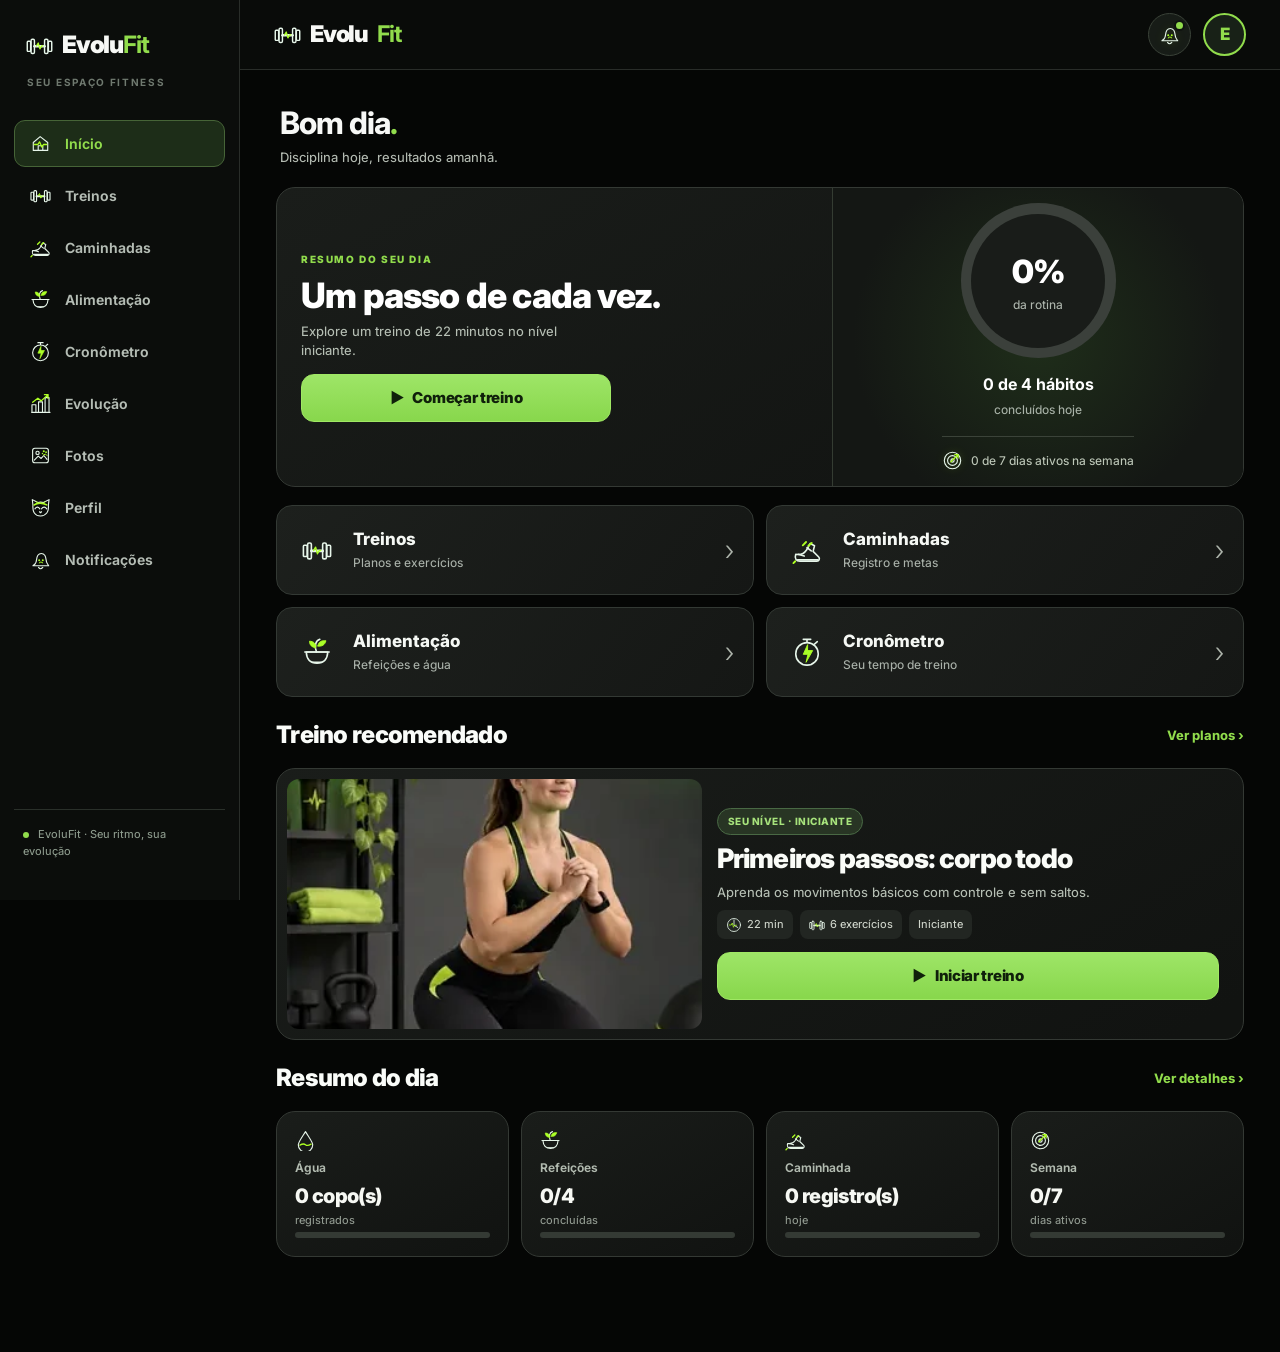
<file: index.html>
<!doctype html>
<html lang="pt-BR">
<head>
  <meta charset="utf-8">
  <meta name="viewport" content="width=device-width,initial-scale=1,viewport-fit=cover">
  <meta name="theme-color" content="#000000">
  <meta name="description" content="EvoluFit — treinos em casa, caminhadas, alimentação e evolução no seu ritmo.">
  <title>EvoluFit — Sua evolução, seu ritmo</title>
  <link rel="manifest" href="manifest.webmanifest">
  <link rel="icon" href="assets/evolufit-symbol-amoled.svg" type="image/svg+xml">
  <link rel="apple-touch-icon" href="assets/evolufit-gatinho-hd.webp?v=5">
  <link rel="stylesheet" href="styles.css">
  <link rel="stylesheet" href="theme-neon.css">
  <link rel="stylesheet" href="mission-ui.css">
  <link rel="stylesheet" href="responsive.css">
  <link rel="stylesheet" href="premium.css">
  <script src="ef-icons.js" defer></script>
  <script src="app.js" defer></script>
  <script src="workout-library.js" defer></script>
  <script src="mission-ui.js" defer></script>
  <script src="premium-app.js" defer></script>
  <script src="migration-helper.js" defer></script>
</head>
<body>
  <div class="shell">
    <aside id="sidebar" class="sidebar"></aside>
    <div class="bodyarea">
      <header id="topbar" class="topbar"></header>
      <main id="main" class="main" tabindex="-1"></main>
    </div>
  </div>
  <div id="menu-overlay" class="ef-menu-backdrop" data-action="close-menu" aria-hidden="true"></div>
  <nav id="bottomnav" class="bottomnav" aria-label="Menu rápido"></nav>
  <div id="toast" class="toast" role="status" aria-live="polite"></div>
  <div id="modal" class="modal" hidden></div>
  <script>if('serviceWorker' in navigator && location.protocol === 'https:') navigator.serviceWorker.register('./sw.js').catch(()=>{});</script>
</body>
</html>
</file>
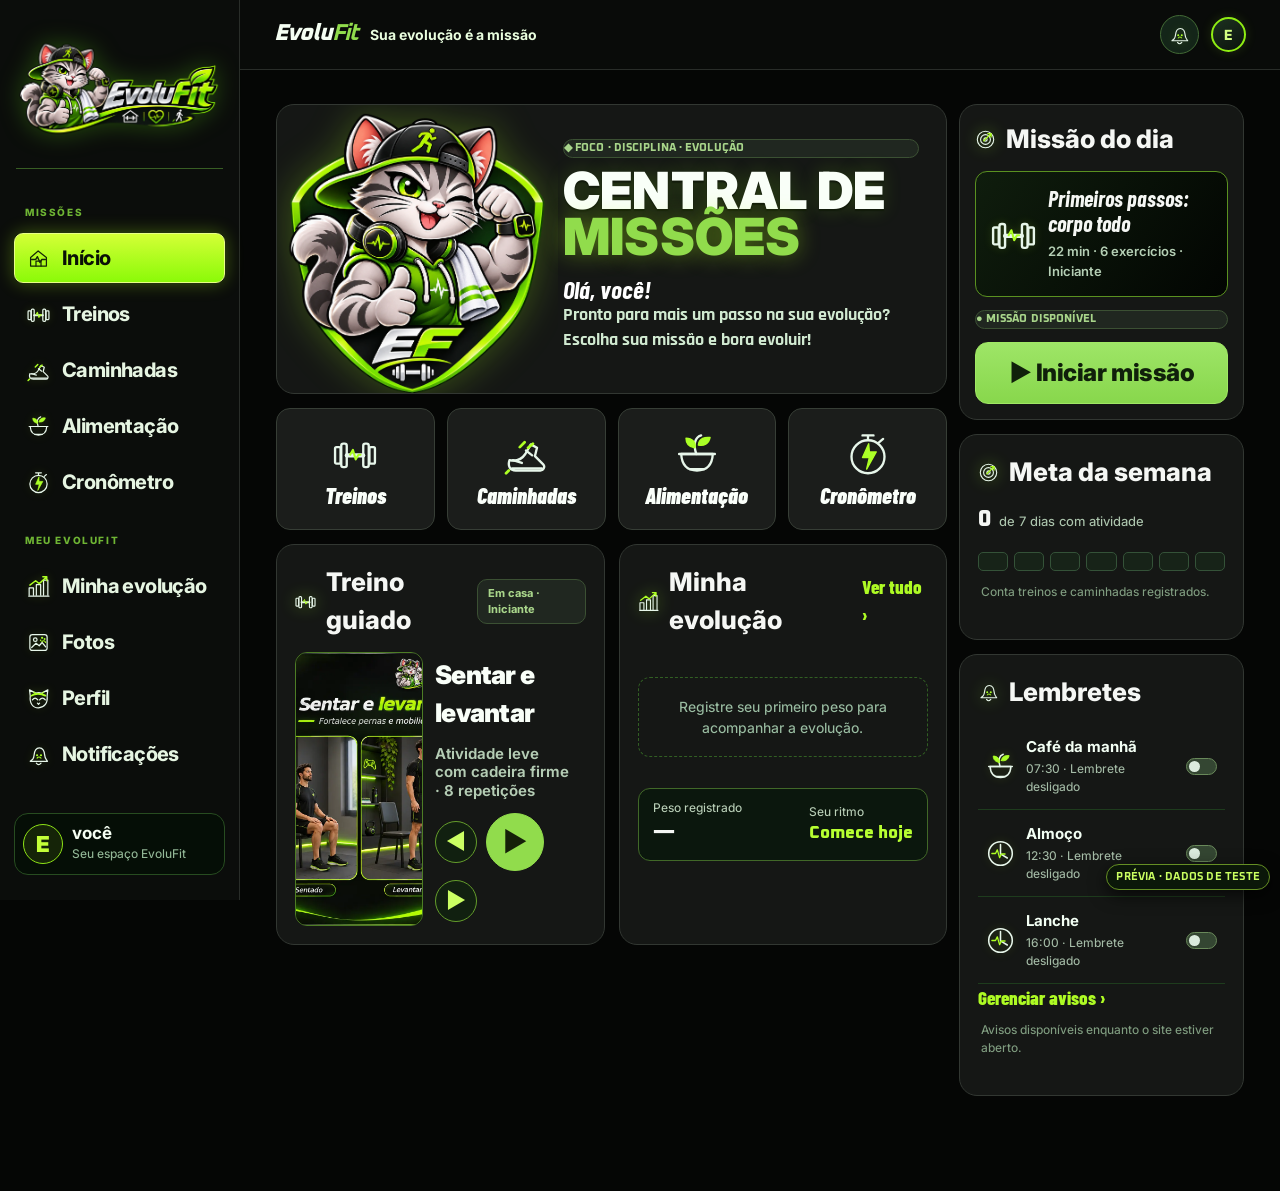
<file: organizar/index.html>
<!doctype html>
<html lang="pt-BR">
<head>
  <meta charset="utf-8">
  <meta name="viewport" content="width=device-width,initial-scale=1,viewport-fit=cover">
  <meta name="theme-color" content="#000000">
  <meta name="description" content="Prévia da organização interna do EvoluFit, sem alterar seus registros reais.">
  <title>EvoluFit — Prévia de organização</title>
  <base href="../">
  <link rel="manifest" href="organizar/manifest.webmanifest">
  <link rel="icon" type="image/svg+xml" href="assets/evolufit-symbol-amoled.svg">
  <link rel="stylesheet" href="styles.css">
  <link rel="stylesheet" href="theme-neon.css">
  <link rel="stylesheet" href="mission-ui.css">
  <link rel="stylesheet" href="organizar/organize-ui.css">
  <link rel="stylesheet" href="responsive.css">
  <link rel="stylesheet" href="premium.css">
  <script src="ef-icons.js" defer></script>
  <script src="organizar/app.js" defer></script>
  <script src="workout-library.js" defer></script>
  <script src="mission-ui.js" defer></script>
  <script src="organizar/organize-ui.js" defer></script>
  <style>
    .eforg-preview-marker{position:fixed;z-index:60;right:10px;bottom:calc(75px + env(safe-area-inset-bottom));font:700 11px "Oxanium",sans-serif;letter-spacing:.2px;background:#0b1709;border:1px solid #658f24;border-radius:999px;padding:5px 9px;color:#caff61;box-shadow:0 5px 17px #000a}
    @media(min-width:761px){.eforg-preview-marker{bottom:10px}}
  </style>
</head>
<body>
  <div class="shell">
    <aside id="sidebar" class="sidebar"></aside>
    <div class="bodyarea">
      <header id="topbar" class="topbar"></header>
      <main id="main" class="main" tabindex="-1"></main>
    </div>
  </div>
  <div id="menu-overlay" class="ef-menu-backdrop" data-action="close-menu" aria-hidden="true"></div>
  <nav id="bottomnav" class="bottomnav" aria-label="Menu rápido"></nav>
  <div id="toast" class="toast" role="status" aria-live="polite"></div>
  <div id="modal" class="modal" hidden></div>
  <div class="eforg-preview-marker">PRÉVIA · DADOS DE TESTE</div>
  <script>
  // Prevent the base URL from taking preview navigation back to the published site.
  document.addEventListener('click', function(event) {
    var link=event.target.closest('a[href^="#"]');
    if(!link) return;
    event.preventDefault();
    var hash=link.getAttribute('href');
    if(hash && hash !== '#' && location.hash !== hash) location.hash=hash;
    else if(hash && hash !== '#') dispatchEvent(new HashChangeEvent('hashchange'));
  },true);
  </script>
  <script>
    if ("serviceWorker" in navigator && location.protocol === "https:") {
      navigator.serviceWorker.register("organizar/sw.js").catch(()=>{});
    }
  </script>
</body>
</html>
</file>
<file: styles.css>
:root{--green:#16a34a;--dark:#14532d;--lime:#d9f99d;--mint:#f0fdf4;--bg:#f7faf8;--ink:#16241b;--muted:#6b7c72;--line:#e4ece6;--white:#fff;--shadow:0 12px 36px rgba(23,63,39,.06)}*{box-sizing:border-box}html{scroll-behavior:smooth}body{margin:0;color:var(--ink);background:var(--bg);font:15px/1.5 system-ui,-apple-system,BlinkMacSystemFont,"Segoe UI",sans-serif}button,input,select,textarea{font:inherit}button{cursor:pointer}button:disabled{opacity:.5;cursor:not-allowed}a{text-decoration:none;color:inherit}h1,h2,h3,p{margin-top:0}h1{font-size:clamp(1.8rem,3vw,2.55rem);line-height:1.15;letter-spacing:-1.1px}h2{font-size:1.25rem;letter-spacing:-.4px}h3{font-size:1.02rem}p,.sub{color:var(--muted)}.shell{display:flex;min-height:100vh}.sidebar{width:260px;position:sticky;top:0;height:100vh;display:flex;flex-direction:column;padding:26px 18px;background:#fff;border-right:1px solid var(--line);flex-shrink:0}.brand{display:flex;align-items:center;gap:11px;margin:0 8px 35px;font-size:1.45rem;font-weight:850;letter-spacing:-.8px}.brand img{width:47px;height:47px;object-fit:contain}.brand em{font-style:normal;color:var(--green)}.navtitle{font-size:10px;letter-spacing:1.5px;color:#8da195;font-weight:800;margin:16px 14px 8px}.navlink{display:flex;align-items:center;gap:13px;padding:12px 14px;border-radius:12px;margin:2px 0;color:#596a5f;font-weight:650;transition:.2s}.navlink:hover{background:#f2faf4;transform:translateX(2px)}.navlink.active{background:#e8f8ed;color:#12843d}.navemoji{font-size:19px;width:25px;text-align:center}.sidebarfoot{margin-top:auto;padding:14px;background:#f4fbf5;border-radius:14px;font-size:12px;color:#507a58}.bodyarea{min-width:0;flex:1}.topbar{height:79px;background:rgba(255,255,255,.88);border-bottom:1px solid var(--line);display:flex;align-items:center;justify-content:space-between;padding:0 clamp(20px,4vw,52px);position:sticky;top:0;z-index:5;backdrop-filter:blur(14px)}.topbar strong{font-size:14px}.topbar span{color:var(--muted);font-size:13px}.avatar{background:#d8f8e0;color:#148342;border-radius:50%;width:35px;height:35px;display:grid;place-items:center;font-weight:800}.main{width:min(1190px,100%);margin:0 auto;padding:35px clamp(16px,3.5vw,52px) 80px}.pageheading{display:flex;justify-content:space-between;align-items:end;gap:18px;flex-wrap:wrap;margin-bottom:26px}.eyebrow{font-size:11px;letter-spacing:2px;color:#28a659;text-transform:uppercase;font-weight:800;margin-bottom:9px}.pageheading p{margin:9px 0 0}.grid{display:grid;gap:18px}.cards{grid-template-columns:repeat(4,minmax(0,1fr));margin-bottom:24px}.two{grid-template-columns:repeat(2,minmax(0,1fr))}.three{grid-template-columns:repeat(3,minmax(0,1fr))}.card{background:#fff;border:1px solid var(--line);border-radius:19px;padding:23px;box-shadow:var(--shadow)}.cardhead{display:flex;align-items:center;justify-content:space-between;gap:15px}.cardhead h2{margin:0 0 2px}.cardhead p{font-size:13px;margin:0}.statlabel{font-size:13px;color:var(--muted)}.statnum{font-size:clamp(1.5rem,2.5vw,2.1rem);font-weight:850;margin:10px 0 2px;letter-spacing:-.8px}.hint{font-size:12px;color:#82938a}.circle{width:39px;height:39px;background:#eaf8ee;border-radius:13px;display:grid;place-items:center;font-size:22px}.hero{background:linear-gradient(125deg,#0f6039,#19a255 72%,#72c778);border-radius:24px;color:white;min-height:235px;display:flex;justify-content:space-between;align-items:center;overflow:hidden;margin-bottom:22px;box-shadow:0 20px 45px rgba(13,116,65,.17)}.hero>div{padding:34px;max-width:68%;z-index:1}.hero small{font-size:11px;letter-spacing:2px;font-weight:800;color:#c9fbd6}.hero h2{font-size:clamp(1.8rem,3.5vw,3rem);line-height:1.06;margin:12px 0}.hero p{color:#e3ffed;max-width:420px}.hero img{align-self:end;width:min(38%,285px);height:235px;object-fit:contain;object-position:bottom;filter:drop-shadow(0 5px 15px rgba(2,44,20,.15))}.btn{background:var(--green);border:1px solid var(--green);color:white;border-radius:11px;font-weight:750;padding:11px 16px;display:inline-flex;align-items:center;gap:8px;justify-content:center;transition:.2s}.btn:hover{background:#13813f;transform:translateY(-1px)}.btn.secondary{background:white;color:#27814a;border-color:#c7e8d2}.btn.secondary:hover{background:#f2fff5}.btn.danger{background:#fff5f5;border-color:#f3c4c4;color:#ad3535}.btn.small{padding:7px 12px;font-size:13px}.btn.ghost{background:transparent;border:0;color:#27814a}.listitem{display:flex;align-items:center;gap:14px;padding:16px 0;border-bottom:1px solid var(--line)}.listitem:last-child{border-bottom:0}.listitem strong{display:block}.listitem small{color:var(--muted)}.grow{flex:1;min-width:0}.pill{display:inline-flex;align-items:center;padding:5px 10px;border-radius:999px;background:#edf8ee;color:#28834b;font-weight:750;font-size:12px}.training{display:flex;flex-direction:column;gap:12px}.training .symbol{font-size:35px}.training h3{margin:0}.training p{font-size:13px}.training .btn{align-self:start;margin-top:auto}.formgrid{display:grid;grid-template-columns:repeat(2,minmax(0,1fr));gap:14px}.field{display:flex;flex-direction:column;gap:6px}.field.full{grid-column:1/-1}label{font-size:13px;font-weight:750;color:#405d48}input,select,textarea{background:#fff;border:1px solid #d8e5db;color:var(--ink);border-radius:10px;padding:10px 12px;min-width:0;width:100%;outline:none}input:focus,select:focus,textarea:focus{border-color:#36ad65;box-shadow:0 0 0 3px #d9f7e4}input[type=checkbox]{width:auto;accent-color:#18a353}.mini{font-size:12px;color:var(--muted)}.empty{text-align:center;padding:40px 15px;color:var(--muted)}.empty b{display:block;color:var(--ink);margin-bottom:5px}.empty .em{font-size:38px}.weightbar{background:#e7f3eb;border-radius:8px;height:13px;overflow:hidden}.weightbar>span{height:100%;background:#16a34a;display:block;border-radius:8px}.chart{display:flex;align-items:end;gap:10px;height:160px;padding:10px 3px 0;border-bottom:1px solid var(--line)}.chart div{flex:1;display:flex;justify-content:end;align-items:center;flex-direction:column;min-width:0;gap:5px}.chart .bar{width:75%;max-width:38px;background:linear-gradient(#65d78d,#15954b);min-height:3px;border-radius:8px 8px 0 0}.chart small{font-size:10px;color:var(--muted)}.photo-grid{display:grid;grid-template-columns:repeat(3,minmax(0,1fr));gap:14px}.photo-card{overflow:hidden;background:#fff;border:1px solid var(--line);border-radius:14px}.photo-card img{width:100%;height:195px;object-fit:cover;display:block}.photo-card div{padding:12px}.photo-card button{margin-top:7px}.clock{font-size:clamp(3rem,8vw,5rem);font-weight:850;letter-spacing:-3px;font-variant-numeric:tabular-nums;text-align:center;margin:24px 0}.timerbuttons{display:flex;flex-wrap:wrap;gap:10px;justify-content:center}.notice{padding:14px;border:1px solid #cee9d6;background:#f3fff6;color:#4a7251;border-radius:12px;font-size:13px}.waterdots{display:flex;gap:7px;flex-wrap:wrap;margin:17px 0}.waterdots span{height:34px;width:34px;background:#eff8f2;border-radius:50%;display:grid;place-items:center;color:#b4cbbc}.waterdots .filled{background:#c0f3cf;color:#0e9144}.bottomnav{display:none}.toast{position:fixed;bottom:23px;right:23px;z-index:40;background:#174b2d;color:white;padding:12px 19px;border-radius:12px;box-shadow:var(--shadow);opacity:0;pointer-events:none;transform:translateY(15px);transition:.25s}.toast.show{opacity:1;transform:translateY(0)}.modal{position:fixed;z-index:30;inset:0;background:rgba(7,31,17,.5);display:grid;place-items:center;padding:17px}.modal[hidden]{display:none}.dialog{max-height:90vh;overflow:auto;width:min(570px,100%);background:white;padding:25px;border-radius:20px;box-shadow:0 22px 90px #092d1955}.dialog h2{margin-bottom:12px}.dialog .listitem{padding:12px 0}.dialogbtns{display:flex;justify-content:end;gap:10px;margin-top:20px}.footnote{font-size:12px;color:#71877a;margin-top:20px}.badge{font-size:11px;background:#e4f6e9;color:#137c3a;padding:5px 10px;border-radius:999px}.progress{height:9px;background:#e5f4ea;border-radius:99px;overflow:hidden}.progress>span{display:block;height:100%;background:var(--green);border-radius:99px}.animated{animation:rise .45s ease both}@keyframes rise{from{opacity:0;transform:translateY(12px)}to{opacity:1;transform:none}}@media(max-width:1100px){.sidebar{width:222px}.cards{grid-template-columns:repeat(2,minmax(0,1fr))}.three{grid-template-columns:repeat(2,minmax(0,1fr))}}@media(max-width:760px){.sidebar{display:none}.topbar{height:60px;padding:0 18px}.main{padding:23px 14px 95px}.two,.three{grid-template-columns:1fr}.cards{grid-template-columns:repeat(2,minmax(0,1fr));gap:10px}.card{padding:17px;border-radius:16px}.hero{min-height:200px}.hero>div{padding:22px;max-width:72%}.hero img{width:40%;height:185px;margin-right:-20px}.hero h2{font-size:1.95rem}.hero p{font-size:12px}.bottomnav{position:fixed;z-index:15;bottom:0;left:0;right:0;background:#fff;border-top:1px solid var(--line);display:flex;justify-content:space-around;padding:7px 3px max(7px,env(safe-area-inset-bottom));box-shadow:0 -8px 25px #1b533315}.bottomnav a{display:flex;flex-direction:column;align-items:center;gap:1px;min-width:55px;font-size:10px;color:#738a7a}.bottomnav a b{font-size:20px;font-weight:400}.bottomnav a.active{color:#16a34a;font-weight:800}.photo-grid{grid-template-columns:repeat(2,minmax(0,1fr))}.photo-card img{height:150px}}@media(max-width:420px){.hero img{width:38%;height:165px}.hero h2{font-size:1.6rem}.hero>div{max-width:75%}.formgrid{grid-template-columns:1fr}.card{padding:15px}.statnum{font-size:1.55rem}}@media(prefers-reduced-motion:reduce){*,*:before,*:after{animation:none!important;transition:none!important;scroll-behavior:auto!important}}

/* Imagens educativas dos exercícios — poucas informações por vez. */
.training .plan-preview{width:100%;height:128px;object-fit:contain;display:block;border:1px solid #284d37;border-radius:13px;background:#09150e}
.exercise-sequence{display:grid;gap:9px}
.exercise-step{border:1px solid #e0ebe3;border-radius:13px;background:#fbfefb;overflow:hidden}
.exercise-step[open]{border-color:#83d68b;background:#f7fff8}
.exercise-step summary{list-style:none;display:flex;gap:12px;align-items:center;padding:9px 12px;cursor:pointer;min-height:77px}
.exercise-step summary::-webkit-details-marker{display:none}
.exercise-step summary>img{width:106px;height:61px;object-fit:cover;flex:none;display:block;border-radius:9px;background:#08170e}
.exercise-step-title{flex:1;min-width:0}
.exercise-step-title strong{display:block;font-size:13px;line-height:1.4;color:#1e3426}
.exercise-step-title small{display:block;font-size:11px;color:#688275;margin-top:4px}
.exercise-chevron{color:#28a447;font-size:24px;transition:transform .2s}
.exercise-step[open] .exercise-chevron{transform:rotate(180deg)}
.exercise-extra{padding:0 13px 13px 13px;border-top:1px solid #deebdf}
.exercise-extra img{width:100%;max-height:220px;display:block;object-fit:contain;background:#09150e;border-radius:12px;margin:12px auto}
.exercise-extra p{font-size:13px;color:#385140;margin:12px 0 0;line-height:1.55}
.exercise-modal .footnote{font-size:12px;line-height:1.55}
.exercise-step summary:focus-visible{outline:3px solid #72cf77;outline-offset:-3px}
@media(max-width:420px){.exercise-step summary{gap:9px;padding:8px}.exercise-step summary>img{width:84px;height:56px}.exercise-step-title strong{font-size:12px}.exercise-step-title small{font-size:10px}.training .plan-preview{height:118px}}

/* EvoluFit — mídia realista: a interface continua compacta e abre o detalhe sob demanda. */
.training .plan-preview{height:165px;object-fit:cover;object-position:center 60%;background:#08140c}
.exercise-step summary>img{width:112px;height:78px;object-fit:cover;object-position:center 60%}
.exercise-extra img{max-height:440px;max-width:360px;width:100%;object-fit:contain;margin:12px auto;background:#0b1410}
@media(max-width:420px){
 .training .plan-preview{height:145px}
 .exercise-step summary>img{width:92px;height:66px}
 .exercise-extra img{max-height:410px}
}
</file>
<file: theme-neon.css>
/* EvoluFit · Neon Gamer UI v0.3
   Camada visual responsiva; mantém intactos os registros e a lógica do app. */
:root{
 --green:#a8fa13;--dark:#183919;--lime:#c6ff37;--mint:#18301c;
 --bg:#060b08;--ink:#f3fff5;--muted:#a3b6a9;--line:#2b4033;--white:#101912;
 --shadow:0 12px 35px rgba(0,0,0,.28);
 --neon:#b6ff1b;--panel:#0c1410;--panel-high:#141e18;
}
html{color-scheme:dark}
body{
 color:var(--ink);
 background:radial-gradient(ellipse at 82% 0%,rgba(70,121,15,.10),transparent 38%),
 radial-gradient(ellipse at 15% 100%,rgba(33,83,36,.11),transparent 42%),#050a07;
 font-family:Inter,system-ui,-apple-system,"Segoe UI",sans-serif;
}
h1,h2,h3{color:#f9fff8}
p,.sub,.hint,.footnote{color:var(--muted)}
a,button{-webkit-tap-highlight-color:transparent}
a:focus-visible,button:focus-visible,input:focus-visible,select:focus-visible,textarea:focus-visible,summary:focus-visible{outline:2px solid var(--neon);outline-offset:3px}
.shell{min-height:100dvh}
.sidebar{
 background:linear-gradient(178deg,#101b14,#080e0a 70%,#0b170c);
 border-right:1px solid #263c2b;box-shadow:5px 0 30px #0004;
 width:246px;padding:22px 14px;z-index:30
}
.brand{font-weight:950;color:#f8fff5;font-size:1.47rem;letter-spacing:-1px;margin:0 5px 22px;gap:7px}
.brand img{width:57px;height:57px;filter:drop-shadow(0 3px 8px #68e02570)}
.brand em{color:var(--neon);text-shadow:0 0 12px #a7fb353b}
.navtitle{color:#7d9e82;font-size:10px;margin:17px 12px 8px}
.navlink{color:#c1cfc2;padding:11px 13px;border:1px solid transparent;border-radius:12px;margin:2px 0;font-weight:650;gap:12px}
.navlink:hover{background:#1a2c1d;color:#eeffeb;border-color:#304a30;transform:translateX(2px)}
.navlink.active{
 color:#101f0a;background:linear-gradient(110deg,#c5ff26,#86ee08 85%);border-color:#c9ff4e;
 box-shadow:0 0 17px #9cf0183f,inset 0 1px 0 #f1ff8e
}
.navemoji{width:23px;display:grid;place-items:center;font-size:21px}
.ui-icon{width:21px;height:21px;display:inline-block;flex:none;vertical-align:middle}
.navlink .ui-icon{width:20px;height:20px}
.sidebarfoot{margin-top:auto;background:linear-gradient(135deg,#14341a,#0a170e);border:1px solid #2c5824;color:#b2d5b3;line-height:1.55}
.bodyarea{background:transparent}
.topbar{
 height:73px;background:rgba(8,15,10,.93);border-bottom:1px solid #293b2d;
 color:#f6fff6;box-shadow:0 5px 22px #0003;padding:0 clamp(16px,3vw,36px);gap:12px
}
.topbar strong{font-weight:850;font-size:15px}
.topbar span{color:#a1b7a7}
.topbar .top-welcome{display:flex;flex-direction:column;gap:2px;min-width:0}
.topbar .top-welcome strong{font-size:15px}
.topbar .top-welcome small{font-size:11px;color:#8eb59b}
.topbar .top-actions{display:flex;align-items:center;gap:12px}
.topbar .mini-logo{font-weight:950;letter-spacing:-.6px;font-size:18px;white-space:nowrap}
.topbar .mini-logo em{font-style:normal;color:var(--neon)}
.menu-trigger{border:1px solid #315534;border-radius:11px;background:#132016;color:#c9ff65;display:none;align-items:center;justify-content:center;width:40px;height:40px}
.avatar{background:linear-gradient(150deg,#1d3220,#0b120d);border:2px solid #8fed13;color:#d4ff82;box-shadow:0 0 12px #a8f52b24;flex:none}
.main{width:min(1300px,100%);padding:29px clamp(15px,2.5vw,38px) 72px}
.pageheading{margin-bottom:21px}
.eyebrow{color:#a9f526;letter-spacing:1.5px}
.pageheading h1{font-size:clamp(1.75rem,2.7vw,2.45rem);font-weight:900}
.pageheading p{max-width:580px;line-height:1.55}
.grid{gap:15px}
.cards{gap:14px;margin-bottom:20px}
.card{
 background:linear-gradient(150deg,rgba(23,34,26,.98),rgba(8,14,10,.99));
 border:1px solid #2a4c2c;border-radius:17px;padding:20px;
 box-shadow:0 5px 22px #0003,inset 0 1px 0 rgba(238,255,236,.025);
}
.card h2{font-size:1.13rem}
.card h3{font-size:1.02rem}
.cardhead{align-items:center}
.statlabel{color:#b4cbbb;font-size:12px;font-weight:660}
.statnum{color:#fafff8;font-weight:900;letter-spacing:-1px}
.hint{color:#9caf9f}
.circle{background:#192b1b;color:#b1ff24;border:1px solid #365c2c}
.pill,.badge{border:1px solid #477622;background:#1b3218;color:#c9ff65;border-radius:999px}
.hero{
 background:radial-gradient(circle at 75% 42%,#26731566,transparent 42%),
 linear-gradient(135deg,#143c19,#07160c 55%,#0e2914);
 border:1px solid #7ac51e;color:#fff;min-height:242px;position:relative;
 border-radius:23px;box-shadow:0 0 0 1px #a3ec1b20,0 15px 36px #0006;
 isolation:isolate
}
.hero:before{
 content:"";pointer-events:none;position:absolute;right:-50px;top:0;width:50%;height:100%;
 opacity:.2;background:repeating-linear-gradient(128deg,transparent 0 58px,#b2ff1a 60px 72px,transparent 76px 105px);z-index:-1
}
.hero>div{padding:clamp(22px,3vw,39px);max-width:69%}
.hero small{color:#bbff66;letter-spacing:1.6px}
.hero h2{font-size:clamp(2rem,3.5vw,3.1rem);font-weight:950;letter-spacing:-1.4px;line-height:1.04}
.hero h2 em{font-style:normal;color:var(--neon)}
.hero p{color:#d0e8d1;font-size:14px;line-height:1.5;max-width:420px}
.hero img{width:min(42%,340px);height:252px;object-fit:contain;object-position:center bottom;
 filter:drop-shadow(0 13px 18px #0008)}
.btn{
 background:linear-gradient(180deg,#c2ff20 0%,#8be700 100%);border-color:#a7fa11;color:#13220a;
 box-shadow:0 0 16px #98f60e27;min-height:43px;font-weight:850;border-radius:12px;padding:11px 16px
}
.btn:hover{background:linear-gradient(#daff66,#a5fc1b);border-color:#d4ff75;box-shadow:0 0 20px #b5ff3340}
.btn.secondary{color:#d0efc4;background:#15231a;border-color:#486c3a;box-shadow:none}
.btn.secondary:hover{color:#f1fff4;background:#213726}
.btn.danger{color:#ffb4b4;background:#281719;border-color:#67383d}
.btn.ghost{color:#b7f775}
.listitem{border-color:#2b402d;gap:12px}
.listitem strong{color:#ecfff1}
.listitem small{color:#a0b6a8}
.training{gap:10px;overflow:hidden}
.training .symbol{font-size:27px}
.training .plan-preview{height:159px;border:1px solid #426d2e;background:#0b150e;object-fit:cover}
.training h3{font-weight:850;font-size:1.13rem}
.training p{line-height:1.5;min-height:37px}
.training .btn{width:100%}
label{color:#c9e4cb}
input,select,textarea{background:#0b140e;border:1px solid #3a513d;color:#f7fff3;border-radius:11px}
input::placeholder,textarea::placeholder{color:#819a84}
input:focus,select:focus,textarea:focus{border-color:#a4f927;box-shadow:0 0 0 3px #a5ff1725}
input[type=checkbox]{accent-color:#a4f91a}
option{background:#0d1b10;color:#fff}
.notice{color:#c5d9c8;background:#122419;border:1px solid #356037}
.footnote{line-height:1.6}
.weightbar,.progress{background:#243525}
.weightbar>span,.progress>span{background:linear-gradient(90deg,#69da05,#c6ff28);box-shadow:0 0 12px #b1ff3388}
.chart{border-color:#365239}
.chart small{color:#a8bfac}
.chart .bar{background:linear-gradient(#c9ff2c,#4ca613);box-shadow:0 0 12px #74e20c44}
.waterdots span{background:#14221a;color:#6f9574;border:1px solid #294c30}
.waterdots .filled{background:#2f611c;color:#d4ff61;border-color:#7ad929}
.photo-card{background:#0d1710;border-color:#38543b}
.photo-card img{background:#14281a}
.clock{color:#eaffea;text-shadow:0 0 24px #93fc2f55}
.toast{background:#18371d;color:#eaffd3;border:1px solid #7dd51a;box-shadow:0 10px 40px #0008}
.modal{background:#000c;backdrop-filter:blur(6px);z-index:100}
.dialog{
 background:linear-gradient(155deg,#14251a,#07110c);color:#effdef;border:1px solid #6ab91c;
 box-shadow:0 27px 90px #000e,0 0 28px #9bea1220;
 border-radius:21px
}
.dialog .listitem{border-color:#2c4a32}
.exercise-step{background:#111e15;border-color:#34563a}
.exercise-step[open]{background:#15291a;border-color:#8bdc1b}
.exercise-step-title strong{color:#f5fff4}
.exercise-step-title small{color:#9cbc9f}
.exercise-extra{border-color:#385a3b}
.exercise-extra p{color:#cce4ce}
.exercise-step summary>img{background:#0a130d}
.exercise-step summary:focus-visible{outline-color:#b6ff25}
.exercise-chevron{color:#b8ff2c}
.empty{color:#a4bca9}
.empty b{color:#e7fff1}
/* Consistent dark neon utility blocks */
.ef-section-top{display:flex;align-items:center;justify-content:space-between;gap:10px;margin:21px 0 14px}
.ef-section-top h2{margin:0;font-size:17px}
.ef-date{font-size:12px;color:#a4c2a8;font-weight:650}
.ef-actions{display:grid;grid-template-columns:repeat(4,minmax(0,1fr));gap:13px;margin-bottom:19px}
.ef-action{
 display:flex;flex-direction:column;justify-content:center;align-items:center;gap:11px;
 min-height:109px;padding:14px 8px;text-align:center;border:1px solid #42653e;
 border-radius:17px;color:#f5fff0;background:linear-gradient(150deg,#142319,#07130d);
 font-size:13px;font-weight:780;transition:background .18s,transform .18s,border-color .18s
}
.ef-action:hover{background:#1f3824;border-color:#a6fa24;transform:translateY(-2px)}
.ef-action .ui-icon{height:30px;width:30px;color:var(--neon)}
.ef-action span{display:block}
.ef-summary-grid{display:grid;grid-template-columns:1.4fr 1fr;gap:15px;margin:20px 0}
.ef-progress-value{font-size:31px;font-weight:900;letter-spacing:-1px;color:#f8fff4}
.ef-progress-value small{font-size:14px;font-weight:700;color:#b5ccb9}
.ef-subtle{color:#a2bba7;font-size:13px}
.ef-inline-stat{display:flex;justify-content:space-between;align-items:center;gap:8px;margin:11px 0}
.ef-inline-stat strong{font-weight:850}
.ef-chip{display:inline-flex;gap:6px;align-items:center;color:#b6ff36;background:#233c19;border:1px solid #5b922b;border-radius:99px;padding:4px 10px;font-size:11px}
.ef-progressbar{height:9px;background:#233223;border-radius:99px;overflow:hidden;margin-top:10px}
.ef-progressbar>span{display:block;background:linear-gradient(90deg,#63c80b,#c4ff26);height:100%;border-radius:inherit}
.ef-mini-nav{display:flex;align-items:center;gap:9px}
.ef-mini-nav a{font-size:12px;color:#bbf662}
.ef-today{color:#eaffee;font-size:13px}
.ef-today .ui-icon{color:var(--neon)}
.ef-user-header{display:flex;align-items:center;gap:13px}
.ef-user-header img{height:42px;width:42px;object-fit:contain}
.ef-user-header strong{font-size:17px;line-height:1.2}
.ef-user-header small{font-size:11px;color:#abc3ad}
.ef-user-greeting{margin-bottom:16px}
.ef-newhero{min-height:260px}
.ef-newhero .btn{margin-top:5px}
.ef-history-list{padding:0}
.ef-empty-note{font-size:12px;color:#a6bfa9}
.ef-logo-title{color:#f9fff8}
.ef-logo-title em{color:var(--neon)}
/* Primary mobile nav and collapsible sidebar */
.ef-menu-backdrop{display:none}
.bottomnav{background:#0b130e;border-top:1px solid #34582d;box-shadow:0 -9px 22px #000a}
.bottomnav a{color:#b0bfb1}
.bottomnav a b .ui-icon{width:21px;height:21px}
.bottomnav a.active{color:#c1ff3d}
.bottomnav a.active b{background:#315914;box-shadow:0 0 17px #9ef71c54;border:1px solid #b0ef3a;border-radius:12px}
.bottomnav a b{height:34px;width:43px;border:1px solid transparent;display:grid;place-items:center}
@media(max-width:1100px){.ef-summary-grid{grid-template-columns:1fr 1fr}}
@media(max-width:760px){
 .topbar{height:65px;padding:0 15px}
 .topbar .top-welcome{display:none}
 .menu-trigger{display:flex}
 .topbar .top-actions{margin-left:auto}
 .sidebar{
  display:flex;width:min(284px,82vw);position:fixed;height:100dvh;
  top:0;left:0;bottom:0;transform:translateX(-110%);transition:transform .24s ease;
  overflow:auto;z-index:55
 }
 body.menu-open .sidebar{transform:translateX(0)}
 .ef-menu-backdrop{position:fixed;inset:0;z-index:54;background:#000b;backdrop-filter:blur(3px)}
 body.menu-open .ef-menu-backdrop{display:block}
 .main{padding:19px 13px 115px}
 .hero{min-height:204px;border-radius:18px}
 .hero>div{padding:21px;max-width:70%}
 .hero h2{font-size:clamp(1.7rem,7vw,2.2rem);letter-spacing:-.8px}
 .hero img{width:42%;height:200px;margin-right:-21px}
 .hero p{font-size:12px;margin-bottom:13px}
 .cards{grid-template-columns:repeat(2,minmax(0,1fr));gap:10px}
 .card{padding:16px;border-radius:15px}
 .grid{gap:12px}
 .ef-actions{grid-template-columns:repeat(2,minmax(0,1fr));gap:10px}
 .ef-action{min-height:101px;gap:8px}
 .ef-summary-grid{grid-template-columns:1fr;gap:12px}
 .bottomnav{padding:6px 5px max(7px,env(safe-area-inset-bottom));z-index:40}
 .bottomnav a{font-size:10px;min-width:54px;font-weight:550;gap:1px}
 .bottomnav a b{font-size:18px}
 .bottomnav a .ui-icon{width:19px;height:19px}
 .bottomnav a.active{font-weight:850}
 .ef-section-top h2{font-size:15px}
 .training .plan-preview{height:190px}
 .main .pageheading{margin-bottom:17px}
 .main .pageheading h1{font-size:1.8rem}
}
@media(max-width:420px){
 .hero{min-height:200px}
 .hero>div{max-width:72%;padding:18px}
 .hero img{width:42%;height:172px}
 .hero h2{font-size:1.6rem}
 .hero p{font-size:11px;line-height:1.4}
 .ef-action{min-height:86px;font-size:12px;padding:12px 6px}
 .ef-action .ui-icon{height:26px;width:26px}
 .cards .card{padding:13px}
 .cards .statnum{font-size:1.4rem}
 .topbar .mini-logo{font-size:17px}
 .training .plan-preview{height:169px}
}
@media(prefers-reduced-motion:reduce){.sidebar{transition:none}}

/* Seções secundárias seguem o mesmo layout da referência, sem conteúdo fictício */
.main .pageheading{
 padding:24px 25px;min-height:144px;position:relative;isolation:isolate;overflow:hidden;
 border:1px solid #5b9b24;border-radius:20px;
 background:radial-gradient(ellipse at 74% 36%,#3f96271d,transparent 53%),linear-gradient(120deg,#153318,#09140d 67%);
 box-shadow:0 0 0 1px #83c9271a,0 10px 26px #0007
}
.main .pageheading:after{
 content:"";position:absolute;right:2%;bottom:-26px;width:220px;height:180px;pointer-events:none;z-index:-1;
 background:url("assets/evolufit-gatinho-hd.webp?v=5") center bottom / contain no-repeat;
 opacity:.4;filter:drop-shadow(0 10px 15px #0008)
}
.main .pageheading>div{position:relative;z-index:2;max-width:calc(100% - 170px)}
.main .pageheading h1{font-weight:920;font-size:clamp(1.75rem,3vw,2.4rem)}
.main .pageheading p{color:#c1d8c5;line-height:1.45}
.main .pageheading>.btn{z-index:2;position:relative;flex-shrink:0}
.quick-bell{
 height:39px;width:39px;display:flex;align-items:center;justify-content:center;
 border:1px solid #426a35;border-radius:50%;background:#142519;color:#baff39;
}
.quick-bell:hover{border-color:var(--neon);background:#233a1a}
.ef-section-top .ui-icon{color:#b9ff41}
.ef-today-stats .card{padding:17px}
.ef-today-stats .statnum{font-size:1.7rem;margin-top:11px}
.ef-today-stats .hint{font-size:11px}
.ef-timer-card{border-color:#5e9528}
.ef-live-clock{
 display:flex;align-items:center;justify-content:center;gap:8px;margin-bottom:22px;
 color:#b7d9ad;font-size:13px
}
.ef-live-clock .ui-icon{color:#affd35}
.ef-live-clock strong{font-size:14px;letter-spacing:.8px;color:#fff}
.ef-timer-card .clock{
 margin:22px auto;max-width:500px;padding:26px 12px;letter-spacing:-2px;
 border-radius:100px;background:radial-gradient(circle,#142b18 20%,#06110b 72%);
 border:2px solid #76be22;box-shadow:0 0 25px #b2fb283b,inset 0 0 35px #6cbd1b22;
 font-size:clamp(2.4rem,6vw,4.3rem)
}
/* Área privada beta: tela de login gamer coerente com o restante do app */
#auth-root{
 background:radial-gradient(circle at 17% 24%,#376b1b36,transparent 39%),
 radial-gradient(circle at 87% 76%,#4f9e172a,transparent 32%),#060b08;color:#f5fff2
}
.cloud-auth-panel{
 background:linear-gradient(145deg,#132319,#080f0b);
 border:1px solid #7eae2a;border-radius:23px;
 box-shadow:0 18px 58px #000c,0 0 22px #83c51923;color:#f4fff4
}
.cloud-auth-panel h1{color:#f5fff3;font-weight:920}
.cloud-subtitle,.cloud-slogan{color:#b0c7b2}
.cloud-privacy{color:#91aa96}
.cloud-auth-form label{color:#d7f1d2}
.cloud-auth-form input{background:#0a150e;border-color:#43603e;color:#f7fff2}
.cloud-auth-form input::placeholder{color:#819482}
.cloud-auth-form input:focus{border-color:#a7ff22;box-shadow:0 0 0 3px #93e31a2d}
.cloud-primary{background:linear-gradient(#caff2e,#8cdb00);color:#13220b;border:1px solid #baff3d;border-radius:12px;font-weight:900}
.cloud-primary:hover{background:linear-gradient(#e0ff79,#acff26)}
.cloud-auth-links button{color:#b9fd48}
#auth-message[data-kind="success"]{color:#c0ff6f}
#auth-message[data-kind="error"]{color:#ff9a9a}
.cloud-account{color:#c0f25c;background:#18321a;border-color:#5a8532}
.cloud-account:hover{background:#254c24}
.cloud-loading{color:#daffd4}
@media(max-width:760px){
 .main .pageheading{padding:21px 18px;min-height:130px;margin-bottom:16px;border-radius:17px}
 .main .pageheading>div{max-width:78%}
 .main .pageheading:after{right:-25px;width:170px;height:152px;opacity:.28}
 .main .pageheading h1{font-size:1.7rem}
 .main .pageheading p{font-size:12px}
 .main .pageheading>.btn{font-size:12px;padding:9px 11px}
 .quick-bell{height:36px;width:36px}
 .ef-today-stats .statnum{font-size:1.5rem}
 .ef-timer-card .clock{font-size:2.2rem;padding:24px 11px}
 .ef-newhero img{max-width:48%}
}
@media(max-width:420px){
 .main .pageheading>div{max-width:81%}
 .main .pageheading:after{opacity:.19;right:-37px}
 .main .pageheading .btn{min-height:35px}
 .ef-timer-card .clock{font-size:clamp(1.85rem,9vw,2.5rem)}
}

/* Mobile: mostra apenas os atalhos e dois resumos, evitando excesso visual. */
@media(max-width:760px){
 .ef-today-stats{display:none}
 .ef-summary-grid{margin-top:10px}
 .ef-summary-grid .card{padding:17px}
 .ef-section-top{margin:18px 0 11px}
}

/* EvoluFit AMOLED BLACK: pixels truly off in the surrounding surfaces. */
:root{
 --bg:#000000;--white:#080c08;--panel:#050805;--panel-high:#0b100b;
 --ink:#f2fff2;--muted:#a2b5a2;--line:#233524;--shadow:0 12px 32px #000b;
}
html{background-color:#000;color-scheme:dark}
body, .shell,.bodyarea,.main{
 background:#000!important;background-image:none!important;
}
.sidebar{background:#000!important;border-right-color:#213323}
.topbar{background:#000!important;border-bottom-color:#243724;box-shadow:0 5px 30px #000b}
.bottomnav{background:#000!important;border-top-color:#29402a}
.card{background:linear-gradient(142deg,#0c110c,#020502 70%)!important;border-color:#29452a}
.hero,.ef-newhero{
 background:linear-gradient(120deg,#071108,#000 75%)!important;
 border-color:#619c18
}
.hero:before{opacity:.17}
.main .pageheading{
 background:linear-gradient(125deg,#081208,#000 75%)!important;
 border-color:#366126
}
.card .pill,.pill{background:#101d0c;border-color:#48792c}
.btn.secondary{background:#070e08;border-color:#385a30}
.listitem{border-color:#1c301f}
.chart,.notice,.photo-card{background-color:#040704}
.ef-action{background:linear-gradient(140deg,#0b110b,#000);border-color:#304a30}
.ef-action:hover{background:#0e200e}
.ef-newhero .hero{background:#000}
.ef-newhero img{filter:drop-shadow(0 10px 10px #000)}
#auth-root{background:#000!important}
.cloud-auth-panel{background:linear-gradient(140deg,#080c08,#000)!important;border-color:#5b8b2b}
.modal{background:rgba(0,0,0,.88)}
.dialog{background:linear-gradient(150deg,#0c120d,#000)!important}
.ef-brand-icon{display:inline-block;vertical-align:middle;filter:drop-shadow(0 0 4px #baff182e);flex-shrink:0}
.ef-brand-icon path,.ef-brand-icon circle,.ef-brand-icon rect{vector-effect:none}
.ef-icon-fallback{color:#b8ff38}
.circle:has(.ef-brand-icon){font-size:0;display:grid;place-items:center}
.training .symbol:has(.ef-brand-icon){display:grid;place-items:center;width:39px;height:39px}
.waterdots span:has(.ef-brand-icon){color:#adff23}
.ef-today-stats .circle{background:#081309;border-color:#254f1f}
.exercise-no-photo{
 display:flex;align-items:center;justify-content:center;gap:9px;flex-direction:column;
 padding:16px;text-align:center;border-radius:12px;flex:none;
 min-width:96px;background:#070f09;border:1px solid #2c5427;color:#c2eea1
}
.exercise-no-photo small{font-size:10px;line-height:1.25;color:#a1bca4}
.exercise-step summary .exercise-no-photo{width:112px;min-height:78px;padding:6px}
.exercise-step[open] .exercise-extra .exercise-no-photo{width:100%;min-height:160px;margin:10px 0}
.exercise-step .exercise-extra .exercise-no-photo .ef-brand-icon{width:42px;height:42px}
.exercise-step{background:#050805;border-color:#284429}
.exercise-step[open]{background:#081208;border-color:#80c121}
.exercise-extra{border-color:#233d26}
@media(max-width:420px){
 .exercise-step summary .exercise-no-photo{width:92px;min-height:68px;padding:5px}
 .exercise-step summary .exercise-no-photo small{font-size:9px}
}
</file>
<file: mission-ui.css>
@import url('https://fonts.googleapis.com/css2?family=Barlow+Condensed:ital,wght@0,500;0,600;0,700;0,800;0,900;1,600;1,700;1,800;1,900&family=Oxanium:wght@500;600;700;800&family=Rajdhani:wght@400;500;600;700&display=swap');
/* EVOLUFIT / CENTRAL DE MISSÕES · approved 2026 design.
   Functional recreation (not a screenshot); do not invent progress values. */
:root{--efm-lime:#b2ff08;--efm-acid:#d5ff20;--efm-black:#000;--efm-edge:#76ce18;--efm-card:#050b06;--efm-line:#2e6428}
html,body{background:#000!important;color:#f7fff5}
body{font-family:"Rajdhani","Arial Narrow",system-ui,sans-serif;font-size:16px;letter-spacing:.1px}
h1,h2,h3,.navlink,.btn,.brand,.efm-display,.efm-heading,.statnum,.pageheading h1,.pill,.ef-action{
 font-family:"Barlow Condensed","Oxanium",sans-serif;font-weight:800;letter-spacing:.2px}
h1,h2,.pageheading h1,.efm-display,.efm-heading{font-style:italic}
.btn,.efm-neon-button{background:linear-gradient(180deg,#ddff47,#b6ff00 52%,#72d500);color:#0c1805;border:1px solid #dfff63;font-size:17px;text-transform:none;box-shadow:0 0 16px #aaff1650}
.btn:hover,.efm-neon-button:hover{background:linear-gradient(180deg,#edff78,#adff13);box-shadow:0 0 30px #aaff1166}
.topbar{height:67px;background:#010402!important;border-bottom-color:#315e24}
.main{width:min(1600px,100%);padding:18px clamp(13px,1.6vw,28px) 64px}
.sidebar{width:243px;padding:22px 14px;background:#000!important;border-right:1px solid #81cf1c;border-radius:0 16px 16px 0;box-shadow:5px 0 22px #65ce151a}
.efm-sidebar-logo{display:block;padding:5px 1px 18px;border-bottom:1px solid #385e24;margin:0 2px 14px}
.efm-sidebar-logo img{width:100%;max-height:115px;object-fit:contain;filter:drop-shadow(0 0 12px #6efd1344)}
.efm-sidebar-groups{display:grid;gap:2px}
.sidebar .navtitle{margin:22px 11px 9px;color:#6fb534;letter-spacing:1.6px}
.sidebar .navlink{color:#e6f5e2;font-size:20px;font-style:italic;min-height:47px;padding:9px 12px;border-radius:9px}
.sidebar .navlink .ui-icon{width:23px;height:23px}
.sidebar .navlink.active{color:#0a1106;background:linear-gradient(#d4ff36,#8bfa08);border:1px solid #e8ff86;box-shadow:0 0 18px #aaff1455}
.sidebar .navlink.active .ef-brand-icon g{stroke:#152507}
.sidebar .sidebarfoot{background:#050e06;border:1px solid #274c20;margin-top:auto;padding:10px 8px}
.efm-user-chip{display:flex;align-items:center;gap:9px;color:#f6fff3}
.efm-user-chip .efm-user-avatar{border:1px solid #8ee316;border-radius:50%;width:40px;height:40px;display:grid;place-items:center;font-weight:900;font-size:22px;color:#c3ff38;background:#152408;flex:none}
.efm-user-chip span{display:block;font-size:12px;color:#94b998}
.efm-user-chip strong{line-height:1;font-size:17px}
.efm-top-brand{font-family:"Oxanium",sans-serif;font-style:italic;font-weight:800;font-size:23px;letter-spacing:-1px;color:#f5fff3}
.efm-top-brand b{color:var(--efm-lime)}
.efm-top-greeting{font-size:14px;font-weight:700;color:#eaffdf;white-space:nowrap;overflow:hidden;text-overflow:ellipsis}
.efm-display{font-size:clamp(2.9rem,5vw,6rem);line-height:.91;font-weight:900;text-shadow:0 2px 1px #121b0b,0 0 20px #8cfc1633}
.efm-display span{display:block;color:var(--efm-lime);text-shadow:0 0 22px #b2ff1966}
.efm-heading{font-size:clamp(1.45rem,2.2vw,2.15rem);line-height:1;color:#fafff8}
.efm-lede{font-family:"Rajdhani",sans-serif;font-size:clamp(16px,1.4vw,20px);line-height:1.35;color:#d1ead1;font-weight:650}
.efm-kicker{display:inline-flex;align-items:center;gap:7px;color:#b6ff20;font-family:"Oxanium",sans-serif;letter-spacing:2px;font-size:10px;font-weight:800}
.efm-card{min-width:0;border:1px solid #568f1f;border-radius:15px;background:linear-gradient(154deg,#0b160a 0,#010501 63%,#071407 100%);box-shadow:0 0 0 1px #80ce1428,0 0 17px #7dca1915;position:relative;overflow:hidden}
.efm-card::before{content:"";position:absolute;inset:0 0 auto;height:1px;background:linear-gradient(90deg,transparent,#bcff51aa,transparent);pointer-events:none}
.efm-card-padding{padding:18px}
.efm-card-title{margin:0 0 12px;font-family:"Barlow Condensed",sans-serif;font-size:clamp(22px,2vw,31px);font-weight:800;font-style:italic;display:flex;gap:10px;align-items:center}
.efm-card-title .ef-brand-icon{filter:drop-shadow(0 0 8px #9cf32077)}
.efm-dashboard{display:grid;grid-template-columns:minmax(0,1fr) 330px;gap:15px;align-items:start}
.efm-core{display:grid;gap:14px;min-width:0}
.efm-rail{display:grid;gap:14px;min-width:0}
.efm-hero{display:grid;grid-template-columns:42% 58%;align-items:stretch;min-height:315px;background:radial-gradient(ellipse at 40% 55%,#1b3c12 0,#020902 61%,#000 100%)}
.efm-hero::after{content:"";position:absolute;inset:0;background:linear-gradient(120deg,transparent 32%,#a4ef1222 33%,transparent 36%,transparent 72%,#5dec141c 73%,transparent 76%);pointer-events:none}
.efm-hero-mascot{display:flex;align-items:end;justify-content:center;overflow:hidden;z-index:1}
.efm-hero-mascot img{max-width:110%;width:100%;max-height:305px;object-fit:contain;filter:drop-shadow(0 0 18px #aafe1c44)}
.efm-hero-copy{z-index:2;display:flex;flex-direction:column;justify-content:center;gap:9px;padding:20px 27px 20px 5px}
.efm-hero-copy .efm-display{margin:0}
.efm-hero-copy .efm-lede{margin:7px 0}
.efm-hero-copy .efm-lede strong{font-size:25px;line-height:1.1;display:block;font-family:"Barlow Condensed",sans-serif;font-style:italic;color:#fff}
.efm-mission{padding:20px;display:flex;flex-direction:column;gap:13px}
.efm-mission .efm-card-title{margin-bottom:0}
.efm-mission-item{border:1px solid #5a9120;border-radius:12px;padding:15px;display:flex;align-items:center;gap:12px;background:linear-gradient(125deg,#0f1d0d,#020502)}
.efm-mission-item .ef-brand-icon{width:45px!important;height:45px!important}
.efm-mission-item strong{font-family:"Barlow Condensed";font-size:22px;font-style:italic;line-height:1}
.efm-mission-item small{color:#b5cfb5;font-weight:600;display:block;font-size:13px;margin-top:5px}
.efm-mission-begin{width:100%;justify-content:center;font-family:"Barlow Condensed",sans-serif;font-size:24px!important;font-weight:900;font-style:italic;min-height:52px}
.efm-actions{display:grid;grid-template-columns:repeat(4,minmax(0,1fr));gap:12px}
.efm-action{min-width:0;min-height:122px;display:flex;flex-direction:column;justify-content:center;align-items:center;gap:8px;color:#fafffa;text-decoration:none;border:1px solid #5f9a29;border-radius:14px;background:linear-gradient(130deg,#10250a,#020602 65%);clip-path:polygon(8% 0,94% 0,100% 11%,100% 88%,93% 100%,5% 100%,0 87%,0 10%);transition:transform .2s,box-shadow .2s}
.efm-action .ef-brand-icon{width:44px!important;height:44px!important;filter:drop-shadow(0 0 9px #b5ff2580)}
.efm-action strong{font-family:"Barlow Condensed",sans-serif;font-size:22px;font-weight:850;font-style:italic;line-height:1}
.efm-action:hover{box-shadow:0 0 23px #80d71c66;transform:translateY(-2px);color:#fff}
.efm-main-lower{display:grid;grid-template-columns:1.05fr .95fr;gap:14px}
.efm-preview-content{display:grid;grid-template-columns:46% 54%;gap:14px;align-items:stretch}
.efm-preview-photo{width:100%;min-height:205px;height:100%;object-fit:cover;border-radius:12px;border:1px solid #4d7d25}
.efm-preview-text{display:flex;flex-direction:column;justify-content:center;align-items:start;gap:12px;padding:4px 12px 4px 0}
.efm-preview-text h3{font-family:"Barlow Condensed";font-size:clamp(22px,2vw,32px);font-style:italic;font-weight:900;margin:0}
.efm-preview-text p{font-size:15px;font-weight:650;line-height:1.25;color:#b4ccb4;margin:0}
.efm-preview-controls{display:flex;gap:9px;align-items:center}
.efm-round{width:42px;height:42px;border-radius:50%;border:1px solid #649d2b;background:#112010;color:#cbff63;display:grid;place-items:center;font-size:22px}
.efm-round.efm-primary{width:58px;height:58px;background:#b1ff0b;color:#0b1803;border-color:#f1ff97;font-size:27px;box-shadow:0 0 19px #afff266c}
.efm-chart-container{height:130px;display:flex;align-items:center;justify-content:center}
.efm-chart-container svg{width:100%;height:100%;overflow:visible}
.efm-chart-empty{width:100%;padding:18px;border:1px dashed #315f23;border-radius:12px;color:#9abda2;font-size:14px;text-align:center}
.efm-progress-summary{display:flex;align-items:center;justify-content:space-between;border:1px solid #416828;background:#0b170d;border-radius:12px;padding:10px 14px;gap:10px;margin-top:6px}
.efm-progress-summary strong{font-family:"Oxanium",sans-serif;font-size:22px;font-weight:800}
.efm-progress-summary small{display:block;font-size:12px;color:#bad0b8}
.efm-progress-summary a{color:#c6ff3d;font-weight:800}
.efm-weekly-numbers{display:flex;align-items:baseline;gap:8px}
.efm-weekly-numbers strong{font-family:"Oxanium";font-weight:800;font-size:23px}
.efm-weekly-numbers span{font-size:13px;color:#adc6ae}
.efm-weekly-bars{display:flex;gap:6px;margin:14px 0 4px}
.efm-weekly-bars span{flex:1;height:19px;background:#172318;border:1px solid #345238;border-radius:5px}
.efm-weekly-bars span.on{background:linear-gradient(#d8ff47,#8bf001);border-color:#bdff29;box-shadow:0 0 10px #a7fa1466}
.efm-notify-row{display:flex;gap:11px;align-items:center;padding:13px 8px;border-bottom:1px solid #1e3c1d}
.efm-notify-row:last-child{border-bottom:0}
.efm-notify-row .ef-brand-icon{width:29px!important;height:29px!important;flex:none}
.efm-notify-row strong{font-size:15px;line-height:1.1;color:#f3fff4}
.efm-notify-row small{display:block;font-size:12px;color:#a4bba6;margin-top:3px}
.efm-switch{width:31px;height:17px;border-radius:20px;flex:none;margin-left:auto;background:#344632;border:1px solid #69895a;position:relative}
.efm-switch.on{background:#9df10b;border-color:#bfff43}
.efm-switch:after{content:"";position:absolute;left:2px;top:2px;width:11px;height:11px;background:#dbebdd;border-radius:50%}
.efm-switch.on:after{left:auto;right:2px;background:#fafff2}
.efm-footer-hint{font-size:12px;color:#819e81;padding:8px 3px}
.efm-mini-button{font-family:"Barlow Condensed";font-size:19px;font-weight:800;color:#aefb24;text-decoration:none}
.efm-mini-button:hover{text-decoration:underline}
.efm-mobile-action{display:none}
/* Guided mission overlay */
.modal:has(.efm-guided){padding:0;align-items:center;background:rgba(0,0,0,.94)}
.dialog:has(.efm-guided){width:min(1050px,100vw);max-width:none;height:min(96dvh,850px);max-height:none;padding:0;background:#020702!important;border:1px solid #88dc15;overflow:auto;border-radius:18px}
.efm-guided{padding:20px;display:grid;grid-template-rows:auto 1fr auto;gap:16px;min-height:100%}
.efm-guided-header{display:flex;justify-content:space-between;align-items:center;gap:10px}
.efm-guided-header h2{font-family:"Barlow Condensed";font-size:clamp(24px,3vw,36px);font-style:italic;margin:0}
.efm-guide-progress{display:flex;gap:6px;margin-top:10px}
.efm-guide-progress span{height:8px;flex:1;border-radius:12px;border:1px solid #455d34;background:#182218}
.efm-guide-progress span.on{background:#aaff09;border-color:#c9ff50;box-shadow:0 0 9px #9bfe2a66}
.efm-guided-body{display:grid;grid-template-columns:1.3fr 1fr;gap:16px;align-items:center}
.efm-guided-media{border:1px solid #679d24;background:#020502;overflow:hidden;border-radius:13px;min-height:280px;display:grid;place-items:center}
.efm-guided-media img{width:100%;height:min(45dvh,380px);object-fit:contain;object-position:center}
.efm-guided-placeholder{display:grid;gap:10px;place-items:center;text-align:center;color:#a8d0a8;padding:20px}
.efm-guided-placeholder .ef-brand-icon{width:60px!important;height:60px!important}
.efm-guide-details h3{font-family:"Barlow Condensed";font-style:italic;font-size:clamp(27px,4vw,45px);margin:12px 0}
.efm-guide-clock{font-family:"Oxanium";font-size:clamp(45px,5.5vw,69px);font-weight:800;color:#fff;line-height:1;text-shadow:0 0 18px #aaff1433;display:block;margin:12px 0;padding:12px 0;text-align:center;border:1px solid #78cb24;border-radius:90px;box-shadow:0 0 19px #95f51933}
.efm-guide-cue{border:1px solid #2f512c;border-radius:10px;padding:13px 15px;color:#deefda;background:#071009;font-size:16px;font-weight:650;line-height:1.5}
.efm-guide-actions{display:flex;gap:9px;justify-content:center;flex-wrap:wrap;margin-top:10px}
.efm-guide-actions button{flex:1;min-width:90px;justify-content:center}
.efm-guide-actions .btn.secondary{border-color:#5f862b}
.efm-guide-footer{color:#a3bca3;font-size:12px;text-align:center;line-height:1.45}
/* Evolution: live data; achievements require actual activity */
.efm-evolution{display:grid;gap:15px}
.efm-evolution-main{display:grid;grid-template-columns:1.2fr .8fr;gap:15px}
.efm-tabs{display:flex;gap:6px;padding:4px;background:#091209;border:1px solid #36572b;border-radius:60px;width:max-content}
.efm-tabs button{background:transparent;color:#c2d7c2;border:0;padding:8px 20px;border-radius:50px;font-family:"Barlow Condensed";font-size:19px;font-weight:800}
.efm-tabs button.active{background:#adff0a;color:#0d1c05}
.efm-achievements{display:grid;grid-template-columns:repeat(3,minmax(0,1fr));gap:11px}
.efm-award{background:#080f09;border:1px solid #3a6a26;border-radius:14px;padding:16px;text-align:center}
.efm-award .ef-brand-icon{width:44px!important;height:44px!important}
.efm-award strong{display:block;font-family:"Barlow Condensed";font-size:20px;margin:9px 0 2px}
.efm-award small{color:#b0c7b0;font-size:12px}
.efm-award.locked{opacity:.42}
.efm-streak{display:flex;align-items:center;justify-content:space-between;gap:8px;font-family:"Oxanium";font-weight:700;font-size:18px}
.efm-before-after{display:grid;grid-template-columns:1fr 1fr;gap:12px}
.efm-before-after>div{background:#071009;border:1px solid #31562b;min-height:170px;border-radius:10px;display:grid;place-items:center;overflow:hidden;text-align:center}
.efm-before-after img{width:100%;height:210px;object-fit:cover}
.efm-before-after small{font-size:13px;color:#beeab2;display:block;padding:6px}
.efm-empty-photo{color:#8fae91;font-size:13px;padding:16px}
.pageheading{border-color:#699f21!important;background:#040a04!important}
.pageheading h1{font-weight:900}
.pageheading p{font-family:"Rajdhani";font-size:17px;font-weight:600}
.bottomnav a,.navlink{font-family:"Barlow Condensed",sans-serif;font-size:18px;font-weight:700}
.bottomnav{background:#000!important;border-top:1px solid #6aab1d}
.bottomnav a{font-size:13px}
.bottomnav a.active{color:#b9ff25}
.bottomnav a b{width:43px;height:34px}
.bottomnav a.active b{background:linear-gradient(#315914,#132b08);border-color:#90df1a}
#auth-root{background:radial-gradient(ellipse at center,#102b08 0,#000 70%)!important}
.cloud-auth-panel{background:linear-gradient(155deg,#0b1509,#000)!important;border-color:#7dcc1a;box-shadow:0 0 45px #8ce51d24}
.cloud-auth-panel h1{font-family:"Barlow Condensed",sans-serif;font-size:37px;font-weight:900;font-style:italic}
.cloud-auth-panel .cloud-subtitle{font-family:"Rajdhani";font-weight:600;font-size:16px}
.cloud-auth-panel .cloud-cat{width:min(400px,100%);max-height:275px}
.cloud-primary{font-family:"Barlow Condensed";font-weight:900;font-size:22px;font-style:italic;letter-spacing:.6px}
.efm-eyebrow{font:800 10px "Oxanium",sans-serif;color:#b9ff31;letter-spacing:2px}
@media(max-width:1330px){
 .efm-dashboard{grid-template-columns:minmax(0,1fr) 285px;gap:12px}
 .efm-mission{padding:15px}
 .efm-hero-copy .efm-display{font-size:clamp(2.7rem,4vw,5rem)}
 .efm-hero{min-height:290px}
 .efm-main-lower{grid-template-columns:1fr 1fr}
}
@media(max-width:1050px){
 .efm-dashboard{grid-template-columns:1fr}
 .efm-rail{grid-template-columns:1fr 1fr}
 .efm-rail .efm-notifications{grid-column:1/-1}
 .efm-core{grid-row:auto}
 .efm-hero{min-height:280px}
}
@media(max-width:760px){
 .sidebar{border-radius:0 16px 16px 0}
 .topbar{height:62px}
 .main{padding:13px 12px 105px}
 .efm-dashboard{display:block}
 .efm-hero{min-height:138px;display:grid;grid-template-columns:39% 61%;border-color:#6dba19}
 .efm-hero-mascot img{max-height:155px;width:119%;object-position:center bottom}
 .efm-hero-copy{padding:13px 13px 13px 0;gap:7px}
 .efm-hero-copy .efm-display{font-size:clamp(1.55rem,7vw,2.6rem)}
 .efm-hero-copy .efm-lede{font-size:12px;line-height:1.18;margin:0}
 .efm-hero-copy .efm-lede strong{font-size:17px}
 .efm-hero-copy .efm-kicker{display:none}
 .efm-rail{display:block}
 .efm-rail .efm-mission{margin-top:13px;display:flex}
 .efm-rail .efm-weekly{display:none}
 .efm-rail .efm-notifications{display:none}
 .efm-actions{grid-template-columns:repeat(2,minmax(0,1fr));gap:9px;margin-top:13px}
 .efm-action{min-height:101px}
 .efm-action .ef-brand-icon{width:40px!important;height:40px!important}
 .efm-action strong{font-size:22px}
 .efm-main-lower{display:block}
 .efm-preview{margin-top:13px}
 .efm-progress{display:none}
 .efm-hero{order:0}
 .efm-core{display:contents}
 .efm-mission{order:1}
 .efm-actions{order:2}
 .efm-preview{order:3}
 .efm-mobile-action{display:flex;justify-content:center;margin-top:13px;width:100%;font-size:21px}
 .efm-mission-item{padding:11px}
 .efm-mission .efm-card-title{font-size:25px}
 .efm-preview-content{grid-template-columns:42% 58%}
 .efm-preview-photo{min-height:150px}
 .efm-preview-text{gap:6px}
 .efm-preview-text h3{font-size:22px}
 .efm-preview-text p{font-size:13px}
 .efm-round{width:35px;height:35px;font-size:20px}
 .efm-round.efm-primary{width:45px;height:45px;font-size:23px}
 .efm-evolution-main{grid-template-columns:1fr}
 .efm-achievements{grid-template-columns:repeat(2,minmax(0,1fr))}
 .dialog:has(.efm-guided){width:100vw;height:100dvh;border-radius:0;max-height:none}
 .efm-guided{padding:14px 13px 15px;gap:10px}
 .efm-guided-body{grid-template-columns:1fr;gap:10px}
 .efm-guided-media{min-height:180px}
 .efm-guided-media img{height:min(29dvh,275px);width:100%}
 .efm-guide-details h3{text-align:center;font-size:31px;margin:6px 0}
 .efm-guide-clock{font-size:clamp(36px,11vw,58px);padding:10px 0}
 .efm-guide-cue{font-size:14px;padding:10px}
 .efm-guide-actions{gap:7px}
 .efm-guide-actions button{font-size:16px;padding:9px 10px;min-height:47px}
}
@media(max-width:390px){
 .efm-preview-content{grid-template-columns:40% 60%;gap:8px}
 .efm-preview-text p{font-size:12px}
 .efm-actions{gap:8px}
 .efm-mission{padding:13px}
 .efm-action{min-height:90px}
}
@media(prefers-reduced-motion:reduce){.efm-action{transition:none}}

/* Keep the visual reading order from the approved mobile mockup. */
@media(max-width:760px){
 .efm-dashboard{display:flex;flex-direction:column;gap:0}
 .efm-core,.efm-rail,.efm-main-lower{display:contents}
 .efm-hero{order:0}
 .efm-mission{order:1}
 .efm-actions{order:2;width:100%}
 .efm-preview{order:3;margin-top:13px;width:100%}
 .efm-progress,.efm-weekly,.efm-notifications{display:none}
 .efm-sidebar-logo img{max-height:88px}
 .efm-card{max-width:100%}
}
@media(min-width:761px){
 .efm-rail{align-content:start}
}

/* The approved welcome screen in the account-enabled beta. */
.efm-auth-splash{
 width:min(460px,100%);min-height:min(780px,calc(100dvh - 26px));
 display:flex;flex-direction:column;align-items:center;justify-content:center;gap:8px;
 color:#f6fff0;text-align:center;padding:30px 25px;position:relative;overflow:hidden;
 border:1px solid #75c51e;border-radius:34px;
 background:radial-gradient(circle at 50% 29%,#1a450e 0,transparent 49%),linear-gradient(155deg,#050d04,#000 73%);
 box-shadow:0 0 24px #8bfa1740,inset 0 0 60px #7bd21c12
}
.efm-auth-splash:before{content:"";position:absolute;inset:10px;border:1px solid #5b982c44;border-radius:27px;pointer-events:none}
.efm-auth-splash:after{content:"";position:absolute;inset:0;pointer-events:none;background:linear-gradient(140deg,transparent 28%,#aaff0f10 30%,transparent 32%,transparent 74%,#aaff0f18 76%,transparent 79%)}
.efm-auth-splash>*{z-index:1;position:relative}
.efm-splash-mark{width: min(88%,300px);margin:0 auto}
.efm-splash-mark img{width:100%;height:auto;max-height:310px;object-fit:contain;filter:drop-shadow(0 0 30px #7fff2566)}
.efm-splash-wordmark{font-family:"Barlow Condensed","Oxanium",sans-serif;font-weight:900;font-style:italic;letter-spacing:-2px;font-size:clamp(52px,15vw,89px);line-height:.93;color:#f5fff5;text-shadow:0 4px 1px #10150a,0 0 20px #aaff1a4d}
.efm-splash-wordmark span{color:#b7ff17}
.efm-splash-slogan{font-family:"Barlow Condensed",sans-serif;font-size:clamp(20px,5vw,28px);font-weight:800;font-style:italic;color:#eaffdc;margin:5px 0}
.efm-splash-heart{font-size:18px;color:#caff30;letter-spacing:4px;margin:9px 0 13px}
.efm-splash-actions{display:grid;width:100%;gap:11px}
.efm-splash-actions button{min-height:54px;font-family:"Barlow Condensed",sans-serif;font-weight:900;font-size:24px;font-style:italic;border-radius:13px}
.efm-splash-register{background:#060c05;color:#eaffd9;border:1px solid #9be12e;box-shadow:inset 0 0 10px #3b6d1222}
.efm-splash-register:hover{background:#12240a;box-shadow:0 0 15px #baff1638}
.efm-splash-footnote{font-size:13px;color:#9abb9a;font-weight:650;margin-top:15px}
@media(max-width:760px){
 #auth-root{padding:0}
 .efm-auth-splash{border-radius:0;min-height:100dvh;border:0;padding:25px 28px}
 .efm-auth-splash:before{border-radius:18px}
 .efm-splash-mark{width:min(68vw,260px)}
 .efm-splash-wordmark{font-size:clamp(60px,16vw,88px)}
}

.efm-logout{display:block;width:100%;min-height:38px;margin-top:12px;padding:7px 10px;color:#ff9999!important;background:#1c0d0e!important;border:1px solid #764041!important;border-radius:9px;text-align:left;font:800 18px "Barlow Condensed",sans-serif!important;cursor:pointer}
.efm-logout:hover{background:#391b1c!important}
.efm-splash-actions .cloud-primary{display:block;width:100%}
.efm-auth-splash .efm-splash-actions{max-width:365px}
@media(max-width:760px){
 .sidebar .efm-logout{margin:10px 0 0}
 .efm-top-greeting{display:none}
}
</file>
<file: responsive.css>
/* EvoluFit — layout responsivo v2. Isolado da lógica e dos dados. */
:root{--ef-touch:44px}
html{max-width:100%;overflow-x:clip;-webkit-text-size-adjust:100%}
body{max-width:100%;overflow-x:clip;overscroll-behavior-x:none}
.shell,.bodyarea,.main{min-width:0;max-width:100%}
.main{width:min(1600px,100%)}
.main :is(.grid,.cards,.two,.three,.formgrid,.efm-dashboard,.efm-core,.efm-rail,.efm-main-lower,.efm-evolution-main,.efm-achievements,.eforg-page,.eforg-two-column,.eforg-plan-grid,.eforg-timer-area)>*{min-width:0}
.main :is(.card,.efm-card,.eforg-panel,.eforg-plan,.training,.photo-card){min-width:0;max-width:100%}
.main :is(.cardhead,.listitem,.efm-progress-summary,.efm-notify-row,.eforg-history-item,.eforg-meal-row,.eforg-setting-link)>*{min-width:0}
.main :is(h1,h2,h3,p,small,strong,.statnum,.hint,.eforg-setting-link,.efm-mission-item){overflow-wrap:break-word}
.main img,.dialog img{max-width:100%}
.main :is(.btn,button,input,select,textarea){max-width:100%}
.efm-preview-content{grid-template-columns:minmax(0,.92fr) minmax(0,1.08fr);gap:12px}
.efm-preview-text,.efm-preview-controls,.efm-mission-item>div,.eforg-meal-body,.eforg-fold-text{min-width:0}
.efm-preview-controls{flex-wrap:wrap}
.efm-tabs{max-width:100%;width:max-content;overflow-x:auto;scrollbar-width:thin}
.efm-tabs button{flex-shrink:0}
.main .pageheading,.main .pageheading>div{min-width:0}
.eforg-setting-link{overflow-wrap:anywhere}
.eforg-photo-intro>div,.eforg-plan-body,.eforg-feature-left{min-width:0}
.modal{max-width:100%;max-height:100dvh;overflow-y:auto;overscroll-behavior:contain}
.dialog{max-width:100%;max-height:calc(100dvh - 26px);overscroll-behavior:contain}
.toast{max-width:min(420px,calc(100vw - 24px));overflow-wrap:anywhere}
@media(min-width:761px) and (max-width:1180px){
 .sidebar{width:clamp(195px,20vw,225px)}
 .sidebar .navlink{font-size:18px;gap:9px;padding-inline:9px}
 .sidebar .efm-sidebar-logo img{max-height:94px}
 .main{padding-inline:clamp(13px,2vw,24px)}
 .efm-dashboard{grid-template-columns:minmax(0,1fr)}
 .efm-rail{grid-template-columns:repeat(2,minmax(0,1fr))}
 .efm-rail .efm-notifications{grid-column:1/-1}
 .efm-main-lower{grid-template-columns:repeat(2,minmax(0,1fr))}
 .eforg-two-column,.eforg-timer-area{grid-template-columns:1fr}
}
@media(max-width:760px){
 .shell,.bodyarea{width:100%}
 .topbar{min-width:0;width:100%;gap:8px;padding-inline:clamp(10px,3.5vw,16px)}
 .topbar .top-actions{gap:7px;min-width:0}
 .topbar .mini-logo{min-width:0;letter-spacing:-.6px}
 .main{width:100%;padding:14px clamp(12px,3.5vw,20px) calc(105px + env(safe-area-inset-bottom))}
 .grid{gap:12px}
 .card,.efm-card-padding,.eforg-panel{padding:clamp(13px,3.7vw,19px)}
 .cards,.efm-actions,.ef-actions{grid-template-columns:repeat(2,minmax(0,1fr));gap:10px}
 .two,.three,.formgrid,.efm-evolution-main,.eforg-two-column,.eforg-timer-area{grid-template-columns:minmax(0,1fr)}
 .pageheading{gap:10px;align-items:flex-start}
 .main .pageheading{padding:19px 17px;min-height:0}
 .main .pageheading>div{max-width:100%;width:100%}
 .main .pageheading:after{opacity:.11;width:150px;right:-30px}
 .main .pageheading>.btn{width:100%;max-width:100%;justify-content:center}
 .main .pageheading h1{font-size:clamp(1.55rem,7vw,2rem);line-height:1.05}
 .main .pageheading p{font-size:14px}
 .cardhead{gap:9px}
 .listitem{gap:10px;align-items:flex-start;flex-wrap:wrap}
 .listitem .grow{flex:1 1 130px}
 .listitem>.btn,.listitem>button{margin-left:auto}
 .efm-actions{width:100%}
 .efm-action{min-height:96px;padding:11px 6px}
 .efm-action strong{font-size:clamp(17px,5.2vw,22px)}
 .efm-preview-content{grid-template-columns:minmax(0,.87fr) minmax(0,1.13fr);gap:9px}
 .efm-preview-photo{min-height:134px;max-height:190px}
 .efm-preview-text{padding:4px 0;gap:6px}
 .efm-preview-text h3{font-size:clamp(18px,5.4vw,24px)}
 .efm-preview-controls{gap:5px}
 .efm-round{flex-shrink:0}
 .efm-achievements{grid-template-columns:repeat(2,minmax(0,1fr))}
 .efm-tabs{width:100%;justify-content:space-between;gap:4px}
 .efm-tabs button{min-width:0;flex:1;padding:9px 12px;font-size:clamp(15px,4.2vw,19px)}
 .efm-before-after{grid-template-columns:repeat(2,minmax(0,1fr))}
 .photo-grid{grid-template-columns:repeat(2,minmax(0,1fr));gap:10px}
 .photo-card img{height:clamp(138px,39vw,185px)}
 .photo-card div{padding:10px}
 .timerbuttons,.eforg-clock-buttons,.eforg-secondary-actions{width:100%;gap:8px}
 .timerbuttons>*{flex:1 1 calc(50% - 8px);justify-content:center}
 .eforg-clock-buttons button{min-width:0;flex:1 1 120px}
 .bottomnav{padding:6px 4px max(8px,env(safe-area-inset-bottom));gap:0}
 .bottomnav a{min-width:0;flex:1 1 0;padding-inline:3px;line-height:1.2;white-space:nowrap;font-size:clamp(10px,2.7vw,12px)}
 .bottomnav a b{flex:none}
 .toast{bottom:calc(83px + env(safe-area-inset-bottom));left:12px;right:12px;width:auto;margin:auto;text-align:center}
 .dialog{width:100%;padding:clamp(13px,4vw,22px);max-height:calc(100dvh - 30px)}
 .dialog .formgrid{grid-template-columns:1fr}
 .eforg-page{gap:12px}
 .eforg-feature{min-width:0}
 .eforg-plan{grid-template-columns:minmax(0,.4fr) minmax(0,.6fr)}
 .eforg-plan>img{width:100%;height:100%;min-height:150px}
 .eforg-plan-body h3{font-size:clamp(19px,5.8vw,25px)}
 .eforg-plan-body p{font-size:13px}
 .eforg-plan-meta span{white-space:normal}
 .eforg-meal-row{gap:8px}
 .eforg-fold-text{flex:1}
 .eforg-setting-link{font-size:19px}
 .eforg-setting-link strong{font-size:19px}
 .eforg-photo-intro{padding:14px;gap:10px}
 .eforg-photo-icon{width:66px;height:66px;flex:none}
 .eforg-water-controls>*{flex:1 1 120px}
}
@media(max-width:380px){
 .main{padding-inline:10px}
 .topbar{padding-inline:10px}
 .topbar .mini-logo{font-size:16px}
 .efm-hero{grid-template-columns:minmax(0,36fr) minmax(0,64fr)}
 .efm-hero-copy{padding:10px 10px 10px 0}
 .efm-hero-copy .efm-display{font-size:clamp(23px,7vw,31px)}
 .efm-hero-copy .efm-lede{font-size:11px}
 .efm-hero-mascot img{width:100%}
 .efm-mission-item{gap:8px}
 .efm-mission-item .ef-brand-icon{width:34px!important;height:34px!important}
 .efm-preview-content{grid-template-columns:minmax(0,41fr) minmax(0,59fr);gap:7px}
 .efm-preview-photo{min-height:126px}
 .efm-round{width:34px;height:34px}
 .efm-round.efm-primary{width:42px;height:42px}
 .efm-achievements{gap:7px}
 .efm-award{padding:10px 6px}
 .efm-award strong{font-size:18px}
 .photo-grid{gap:8px}
 .photo-card img{height:135px}
 .eforg-feature{grid-template-columns:1fr}
 .eforg-feature img{display:none}
 .eforg-feature-left{padding:18px}
 .eforg-plan{grid-template-columns:minmax(0,38fr) minmax(0,62fr)}
 .eforg-plan-body{padding:9px}
 .eforg-plan-body p{font-size:11px}
 .eforg-plan-meta span{font-size:10px}
 .eforg-plan-btn{font-size:13px;min-width:0;max-width:100%}
 .eforg-meal-row{flex-wrap:wrap}
 .eforg-checkbox{margin-left:auto}
}
@media(max-height:520px) and (orientation:landscape){
 .dialog:has(.efm-guided){height:100dvh;overflow-y:auto}
 .efm-guided{display:block;min-height:0}
 .efm-guided-body{grid-template-columns:minmax(0,1fr) minmax(0,1fr)}
 .efm-guided-media{min-height:110px}
 .efm-guided-media img{height:35dvh}
 .bottomnav{padding-block:3px}
}
@media(prefers-reduced-motion:reduce){
 .sidebar,.efm-action{animation:none!important;transition:none!important}
}
</file>
<file: premium.css>
/* EvoluFit Dark Premium Fitness · UI v1
   Referência: telas aprovadas, carvão sólido, verde contido e sem neon/glow. */
@import url('https://fonts.googleapis.com/css2?family=Manrope:wght@400;500;600;700;800&family=Inter:wght@400;500;600;700;800;900&display=swap');
:root{--efp-bg:#050605;--efp-bg2:#0a0c0a;--efp-card:#151715;--efp-raised:#1b1e1b;--efp-stroke:#323732;--efp-green:#91dc4c;--efp-green-dark:#70b835;--efp-text:#f5f7f4;--efp-soft:#b5bcb5;--efp-muted:#899189;--bg:#050605;--white:#141714;--ink:#f5f7f4;--muted:#aeb6ae;--neon:#91dc4c;--green:#91dc4c;--efm-lime:#91dc4c;color-scheme:dark}
html,body,.shell,.bodyarea,.main{background:var(--efp-bg)!important;color:var(--efp-text)!important}
html{overflow-x:clip;scroll-behavior:smooth}body{font-family:Inter,Manrope,system-ui,sans-serif;font-size:14px;font-weight:450;letter-spacing:0}
body,button,input,select,textarea{font-family:Inter,Manrope,system-ui,sans-serif}
h1,h2,h3,.navlink,.btn,.brand,.efm-heading,.statnum,.pageheading h1,.pill,.ef-action{font-family:Inter,Manrope,system-ui,sans-serif!important;font-style:normal!important;letter-spacing:-.03em;font-weight:750}
button,.btn,.efp-primary,.efp-secondary{touch-action:manipulation;-webkit-tap-highlight-color:transparent}
a,button{transition:background-color .16s ease,border-color .16s ease,color .16s ease}
:focus-visible{outline:2px solid var(--efp-green)!important;outline-offset:3px!important}
.main{width:min(1170px,100%);padding:clamp(20px,3vw,34px) clamp(18px,3vw,36px) 95px!important;min-width:0}
.sidebar{width:240px;background:#0b0d0b!important;border-right:1px solid #292d29!important;border-radius:0!important;box-shadow:none!important;padding:25px 14px!important;height:100dvh}
.efp-side-logo,.efp-top-logo{display:flex;align-items:center;gap:9px;color:#f7f8f5;font-size:24px;font-weight:900;letter-spacing:-1.2px;text-decoration:none;white-space:nowrap}
.efp-side-logo{margin:2px 12px 8px}.efp-top-logo{font-size:23px}
.efp-side-logo b,.efp-top-logo b{color:var(--efp-green)}
.efp-logo-icon{display:flex;align-items:center;justify-content:center;color:var(--efp-green)}
.efp-side-logo .ef-brand-icon,.efp-top-logo .ef-brand-icon{width:27px!important;height:27px!important;filter:none!important}
.efp-side-caption{font-size:10px;color:#6f796f;margin:4px 13px 30px;letter-spacing:1.7px;font-weight:700}
.efp-side-links{display:grid;gap:5px}
.efp-side-links a{display:flex;align-items:center;gap:14px;min-height:47px;padding:0 15px;border-radius:11px;color:#b5bdb5;font-size:14px;font-weight:650;border:1px solid transparent}
.efp-side-links a.active{background:#1d2d18;color:var(--efp-green);border-color:#466437}
.efp-side-links a:hover:not(.active){background:#1a1c1a;color:#f5f7f5}
.efp-side-links .ef-brand-icon{filter:none!important;width:21px!important;height:21px!important}
.efp-side-footer{margin-top:auto;padding:16px 9px;border-top:1px solid #2a302a;font-size:11px;color:#8d9b8d;line-height:1.5}
.efp-status-dot{display:inline-block;width:6px;height:6px;border-radius:50%;background:var(--efp-green);margin-right:6px;vertical-align:middle}
.topbar{height:70px!important;background:rgba(10,12,10,.98)!important;border-bottom:1px solid #292d29!important;box-shadow:none!important;padding:0 clamp(18px,3vw,34px)!important;gap:12px}
.efp-top-left,.top-actions{display:flex;align-items:center;gap:15px;min-width:0}
.top-actions{margin-left:auto!important}.efp-bell,.efp-avatar{display:grid;place-items:center;flex:none;border:1px solid #3a4238;border-radius:50%;width:43px;height:43px;background:#171c17;color:#f1f4ed}
.efp-bell{position:relative}.efp-bell:after{content:'';position:absolute;width:7px;height:7px;background:var(--efp-green);border:2px solid #101410;right:5px;top:6px;border-radius:50%}
.efp-avatar{border:2px solid var(--efp-green);color:var(--efp-green);font-weight:850;font-size:17px;background:#182117}
.menu-trigger{width:40px;height:40px;border:1px solid #414641;background:#1a1e1a;color:#e7efe7;border-radius:11px;box-shadow:none}
.bottomnav{background:rgba(14,16,14,.99)!important;border:1px solid #2f332f!important;border-bottom:0!important;box-shadow:none!important;border-radius:22px 22px 0 0;min-height:70px;padding:9px max(9px,env(safe-area-inset-left)) max(8px,env(safe-area-inset-bottom)) max(9px,env(safe-area-inset-right));justify-content:space-around}
.bottomnav a{font-family:Inter,system-ui,sans-serif!important;color:#aeb6ae;font-size:11px!important;letter-spacing:0;flex:1 1 0;min-width:0;gap:3px;font-weight:550}
.bottomnav a b{display:grid;place-items:center;width:46px;height:36px;border:0!important;border-radius:11px;background:transparent!important;box-shadow:none!important}
.bottomnav a .ef-brand-icon{filter:none!important;width:23px!important;height:23px!important}
.bottomnav a.active,.bottomnav a.active b{color:var(--efp-green)!important;background:transparent!important;box-shadow:none!important;border-color:transparent!important}
.bottomnav a.active b:before{content:none}
.bottomnav a.active:after{content:'';width:23px;height:2px;background:var(--efp-green);border-radius:2px;position:absolute;top:0}
.bottomnav a{position:relative}
/* Elements retained from the original app */
.card,.efm-card,.eforg-panel,.eforg-plan,.dialog,.notice{background:var(--efp-card)!important;color:var(--efp-text);border:1px solid var(--efp-stroke)!important;box-shadow:none!important;border-radius:18px}
.efm-card:before,.efm-hero:after,.hero:before{display:none!important}
.efp-surface{background:linear-gradient(150deg,#1a1d1a,#111311 95%);border:1px solid #343934;border-radius:19px;box-shadow:none;min-width:0;max-width:100%}
.pill,.badge,.ef-chip,.efm-kicker{background:#202720!important;color:#a8d58a!important;border:1px solid #3b5033!important;border-radius:10px!important;font-style:normal!important;font-size:11px;font-weight:750;letter-spacing:.1px}
.btn,.efp-primary{appearance:none;display:inline-flex;align-items:center;justify-content:center;gap:9px;min-height:48px;width:auto;max-width:100%;border:1px solid #a0e864;border-radius:13px;padding:12px 20px;background:linear-gradient(180deg,#9ee567,#88d74c);color:#10200b;font-size:15px;font-weight:850;letter-spacing:-.02em;text-decoration:none;cursor:pointer;box-shadow:none!important;text-align:center;font-style:normal!important;transform:none!important}
.btn:hover,.efp-primary:hover{background:#a9ee77;border-color:#b4f488;transform:none!important;box-shadow:none!important}
.efp-secondary,.btn.secondary{display:inline-flex;align-items:center;justify-content:center;gap:8px;background:#202520!important;border:1px solid #474e47;color:#e9efe7!important;border-radius:12px;min-height:43px;padding:10px 16px;font-size:14px;font-weight:700;box-shadow:none!important;text-decoration:none;font-style:normal!important;transform:none!important}
.efp-secondary:hover,.btn.secondary:hover{background:#2b302b!important;border-color:#737b73}
.btn.danger{background:#2d1a1a!important;border-color:#754343!important;color:#ffb3aa!important}
input,select,textarea{color:#f6f8f4!important;background:#171b17!important;border:1px solid #424a42!important;border-radius:11px;min-height:45px;font-size:15px!important}
input:focus,select:focus,textarea:focus{border-color:#88cf53!important;box-shadow:0 0 0 3px #91dc4c18!important}
label{color:#cdd4cc!important;font-weight:650;font-size:13px}
input[type=checkbox]{accent-color:#91dc4c;min-height:0;width:19px;height:19px}
p,.hint,.mini,.footnote{color:var(--efp-soft)}
.toast{background:#202a1d;color:#edf8e9;border:1px solid #567b3e;box-shadow:none}
/* Shared design components */
.efp-home,.efp-page{display:grid;gap:18px;max-width:100%;min-width:0}
.efp-greeting{display:flex;align-items:center;justify-content:space-between;gap:14px;margin:3px 0 2px;padding:0 4px}
.efp-greeting-time{display:block;font-size:14px;color:var(--efp-soft);font-weight:650;margin-bottom:2px}
.efp-greeting h1{font-size:clamp(26px,4vw,38px);margin:0;line-height:1.12;color:#f7f8f6;letter-spacing:-1.2px}
.efp-green-dot{color:var(--efp-green)}.efp-greeting p{margin:8px 0 0;color:#b4bbb2;font-size:14px}
.efp-greeting-mark{display:grid;place-items:center;color:var(--efp-green);background:#1b2718;border:1px solid #354d2d;width:46px;height:46px;border-radius:14px;flex:none}
.efp-home-hero{display:grid;grid-template-columns:minmax(0,1.18fr) minmax(0,.82fr);align-items:stretch;overflow:hidden;min-height:285px}
.efp-hero-copy{padding:clamp(23px,3.2vw,40px);display:flex;flex-direction:column;justify-content:center;align-items:flex-start;gap:11px}
.efp-overline{display:block;font-size:10px;color:var(--efp-green);letter-spacing:1.6px;font-weight:850}
.efp-hero-copy h2{font-size:clamp(28px,3.8vw,49px);color:#fff;letter-spacing:-.045em;line-height:1.08;margin:2px 0 0;font-weight:850}
.efp-hero-copy p{max-width:310px;font-size:14px;margin:0;color:#b6bfb4}
.efp-hero-copy .efp-primary{width:min(310px,100%);margin-top:15px}
.efp-hero-stats{display:flex;flex-direction:column;align-items:center;justify-content:center;gap:5px;padding:22px;border-left:1px solid #343c32;background:radial-gradient(circle at center,#1f2e1a,#141714 73%)}
.efp-hero-stats>strong{margin-top:9px;font-size:16px;color:#fff}.efp-hero-stats>span{font-size:12px;color:#a9b3a8}
.efp-ring{--progress:0%;display:grid;place-items:center;width:155px;aspect-ratio:1;border-radius:50%;background:conic-gradient(var(--efp-green) var(--progress),#3b403b 0)}
.efp-ring>div{width:calc(100% - 21px);height:calc(100% - 21px);display:flex;flex-direction:column;align-items:center;justify-content:center;border-radius:50%;background:#191c19}
.efp-ring strong{font-size:32px;font-weight:900;color:#fff;letter-spacing:-1px}.efp-ring small{font-size:12px;color:#aeb6ad}
.efp-hero-week{display:flex;align-items:center;gap:8px;color:#bec8b9;border-top:1px solid #3b4339;font-size:12px;margin-top:12px;padding-top:13px;text-align:center}
.efp-shortcuts{display:grid;grid-template-columns:repeat(2,minmax(0,1fr));gap:12px}
.efp-shortcut{display:flex;align-items:center;gap:15px;min-width:0;min-height:90px;padding:17px 19px;background:linear-gradient(130deg,#1d201d,#151715);border:1px solid #333934;border-radius:16px;text-decoration:none;color:#f2f5f1}
.efp-shortcut:hover{background:#242924;border-color:#515e4e}
.efp-shortcut-icon{display:grid;place-items:center;flex:none;color:var(--efp-green);width:42px;height:42px}
.efp-shortcut-icon .ef-brand-icon{width:30px!important;height:30px!important;filter:none!important}
.efp-shortcut-label{flex:1;min-width:0}.efp-shortcut-label strong{display:block;font-size:17px;font-weight:800;line-height:1.15;margin-bottom:5px;color:#f5f8f4}.efp-shortcut-label small{display:block;font-size:12px;color:#aab2aa;line-height:1.25}
.efp-shortcut-arrow{font-size:28px;line-height:1;color:#adb4ab;font-weight:300}
.efp-section-title{display:flex;justify-content:space-between;align-items:center;gap:10px;margin:6px 0 0;min-width:0}
.efp-section-title h2{font-size:clamp(18px,2.4vw,24px);font-weight:850;line-height:1.2;margin:0;color:#fafcf9}
.efp-more{display:inline-flex;align-items:center;gap:1px;font-size:13px;color:var(--efp-green);font-weight:750;white-space:nowrap;text-decoration:none}
.efp-more .ef-brand-icon{width:17px!important;height:17px!important;filter:none!important}
.efp-text-muted{font-size:12px;color:#9da69c;font-weight:500}
.efp-feature-plan{display:grid;grid-template-columns:minmax(0,.45fr) minmax(0,.55fr);gap:0;overflow:hidden;min-height:234px}
.efp-feature-image{padding:13px;min-width:0}.efp-feature-image img{width:100%;height:100%;max-height:240px;border-radius:12px;object-fit:cover;display:block}
.efp-feature-copy{display:flex;flex-direction:column;justify-content:center;align-items:flex-start;min-width:0;gap:9px;padding:22px 24px 22px 5px}
.efp-tag{background:#283524;color:#a7e37c;border:1px solid #496944;padding:5px 10px;border-radius:99px;font-size:10px;letter-spacing:.5px;font-weight:800}
.efp-feature-copy h3{color:#fafcf8;font-size:clamp(19px,2.5vw,27px);line-height:1.12;margin:0;font-weight:850}
.efp-feature-copy p{color:#b6bfb4;font-size:13px;line-height:1.4;margin:0}
.efp-feature-chips,.efp-pills{display:flex;align-items:center;flex-wrap:wrap;gap:7px}
.efp-feature-chips span,.efp-pills span{display:inline-flex;align-items:center;gap:5px;color:#d0d6cc;background:#222622;padding:6px 9px;border-radius:8px;font-size:11px}
.efp-feature-chips .ef-brand-icon,.efp-pills .ef-brand-icon{filter:none!important;width:16px!important;height:16px!important}
.efp-feature-copy .efp-primary{margin-top:4px;width:100%}
.efp-stats-grid{display:grid;grid-template-columns:repeat(4,minmax(0,1fr));gap:12px}
.efp-stat{display:flex;flex-direction:column;gap:4px;padding:18px;color:#f6f8f4;text-decoration:none;min-height:142px}
.efp-stat-symbol{color:var(--efp-green);display:flex}.efp-stat-symbol .ef-brand-icon{filter:none!important}
.efp-stat>span:nth-child(2){font-size:12px;color:#b2bbb0;margin-top:4px;font-weight:650}
.efp-stat strong{font-size:20px;line-height:1.2;font-weight:850;letter-spacing:-.6px;color:#f6f8f3;margin-top:3px}
.efp-stat small{font-size:11px;color:#939c92}
.efp-mini-progress,.efp-progress-track{height:6px;border-radius:99px;background:#343a34;overflow:hidden;display:block;width:100%}
.efp-mini-progress{margin-top:auto}.efp-mini-progress>i,.efp-progress-track>i{display:block;height:100%;border-radius:inherit;background:var(--efp-green);min-width:0;box-shadow:none}
/* Section headings and forms */
.efp-page-heading{display:flex;align-items:center;gap:15px;margin:1px 0 2px;min-width:0}.efp-heading-symbol{display:grid;place-items:center;width:59px;height:59px;flex:none;background:#1d271a;border:1px solid #3f6133;color:var(--efp-green);border-radius:15px}
.efp-heading-symbol .ef-brand-icon{filter:none!important;width:30px!important;height:30px!important}
.efp-page-heading h1{font-size:clamp(25px,3.6vw,35px);margin:0 0 5px;color:#fff;font-weight:850;letter-spacing:-1px}
.efp-page-heading p{font-size:13px;line-height:1.4;margin:0;color:#aeb6ad}
.efp-form-card{padding:22px}.efp-form-card h2{margin:0 0 17px;font-size:21px;font-weight:850}.efp-form-card .formgrid{gap:12px}.efp-form-card .efp-primary{width:100%}
.efp-filter-row{display:grid;grid-template-columns:repeat(2,minmax(0,1fr));gap:12px}
.efp-filter-row label{display:grid;gap:7px;font-size:12px;color:#b8c1b7!important}.efp-filter-row select{width:100%;height:49px}
.efp-training-feature{overflow:hidden}.efp-training-photo{height:240px;position:relative;background:#151815}
.efp-training-photo img{width:100%;height:100%;object-fit:cover;object-position:center 50%;filter:saturate(.8);display:block}
.efp-photo-tag{position:absolute;top:17px;left:17px;border-radius:99px;background:var(--efp-green);color:#162112;padding:9px 12px;font-weight:850;letter-spacing:.2px;font-size:11px}
.efp-training-body{padding:21px 24px 24px;display:grid;gap:11px}.efp-training-body h2{font-size:26px;margin:0;font-weight:850;color:#fff}.efp-training-body p{margin:0;font-size:14px;color:#b3bbb2}.efp-training-body .efp-primary{width:100%;margin-top:6px}
.efp-train-list{display:grid;gap:10px}.efp-train-row{display:flex;align-items:center;gap:15px;min-height:112px;padding:10px;overflow:hidden}
.efp-train-img{width:125px;height:94px;flex:none;border-radius:12px;overflow:hidden;background:#272a25}
.efp-train-img img{width:100%;height:100%;object-fit:cover}.efp-train-text{flex:1;min-width:0}.efp-train-text h3{font-size:17px;font-weight:820;color:#f6f8f5;margin:0 0 6px}.efp-train-text p{color:#aab3a9;margin:0 0 7px;font-size:12px;line-height:1.3}.efp-train-meta{font-size:12px;color:#91dc4c;font-weight:650}
.efp-round-play{height:40px;width:40px;flex:none;display:grid;place-items:center;border-radius:50%;background:#242f20;border:1px solid #6aa341;color:#a9e779;font-size:16px;cursor:pointer}
.efp-history,.efp-meals{padding:7px 20px}.efp-history-row,.efp-meal-row{display:flex;align-items:center;gap:13px;padding:15px 0;border-bottom:1px solid #343a34;min-width:0}
.efp-history-row:last-child,.efp-meal-row:last-child{border-bottom:0}
.efp-history-icon,.efp-meal-ico{flex:none;display:grid;place-items:center;width:42px;height:42px;border-radius:12px;background:#262e23;color:var(--efp-green)}
.efp-history-row>div,.efp-meal-text{flex:1;min-width:0}.efp-history-row strong,.efp-meal-text strong{display:block;font-size:15px;font-weight:750;color:#f3f6f2;margin-bottom:5px}.efp-history-row small,.efp-meal-text small{display:block;font-size:12px;color:#9eaa9d}
.efp-text-action{padding:8px 5px;border:0;background:transparent;color:#b6c1b5;font-size:12px;cursor:pointer}
.efp-empty{display:grid;justify-items:center;gap:9px;padding:33px 15px;color:#adb6aa;text-align:center}.efp-empty span{color:var(--efp-green)}.efp-empty strong{font-size:16px;color:#f0f4ef}.efp-empty small{font-size:13px;color:#a5b0a4;line-height:1.4}
.efp-help{color:#909d90;font-size:12px;line-height:1.55;margin:0}
/* Walks */
.efp-walk-cover{display:grid;grid-template-columns:minmax(0,.4fr) minmax(0,.6fr);overflow:hidden;align-items:stretch;min-height:190px}
.efp-walk-img{overflow:hidden;min-height:180px}.efp-walk-img img{width:100%;height:100%;object-fit:cover;display:block}
.efp-walk-cover>div:last-child{display:flex;flex-direction:column;align-items:flex-start;justify-content:center;gap:11px;padding:22px}
.efp-walk-cover h2{font-size:25px;color:#fff;margin:0;font-weight:850}.efp-walk-cover p{margin:0;font-size:13px}.efp-walk-cover .efp-primary{margin-top:6px}
.efp-triple{display:grid;grid-template-columns:repeat(3,minmax(0,1fr));gap:12px}.efp-triple .efp-surface{padding:17px;display:flex;flex-direction:column;gap:7px}
.efp-triple span{display:flex;align-items:center;gap:7px;font-size:12px;color:#b4bdb3}.efp-triple .ef-brand-icon{color:var(--efp-green)!important;width:19px!important;height:19px!important;filter:none!important}
.efp-triple strong{font-size:clamp(18px,2.6vw,27px);color:#fff;font-weight:850}.efp-triple small{font-size:11px;color:#9da69c}
/* Nutrition */
.efp-date-strip{display:flex;align-items:center;justify-content:center;gap:9px;padding:13px;background:#191c19;border:1px solid #3b403b;border-radius:12px;color:#dbe0da;font-size:14px;font-weight:650}
.efp-food-summary{display:grid;grid-template-columns:175px minmax(0,1fr);align-items:center;gap:20px;padding:24px}
.efp-food-summary .efp-ring{width:155px}.efp-food-summary>div:last-child{display:grid;gap:7px}.efp-food-summary h2{margin:0;font-size:23px;color:#fff}.efp-food-summary>div:last-child>strong{font-size:25px;font-weight:850;color:#fff}.efp-food-summary p{margin:0}.efp-food-summary small{font-size:11px;color:#9aaa98}
.efp-meal-row{padding:18px 0}.efp-meal-check{display:flex;align-items:center;gap:5px;flex:none;font-size:12px!important;color:#aebbab}.efp-meal-check span{font-size:12px}.efp-meal-row .efp-text-action{font-size:24px;line-height:1}
.efp-water{display:flex;align-items:center;gap:15px;padding:19px}.efp-water-icon{display:grid;place-items:center;width:55px;height:55px;border-radius:12px;background:#202c1c;color:#91dc4c;flex:none}
.efp-water>div:nth-child(2){flex:1;min-width:0}.efp-water h2{font-size:19px;margin:0 0 4px}.efp-water p{font-size:12px;margin:0 0 10px}
.efp-water-buttons{display:flex;align-items:center;gap:7px}.efp-water-buttons button{background:#2a3327;border:1px solid #5a7750;color:#d6efc8;border-radius:10px;width:36px;height:37px;font-size:23px}
/* Evolution */
.efp-evolution-summary{display:grid;grid-template-columns:repeat(3,minmax(0,1fr));gap:10px;padding:21px}
.efp-evolution-summary>div:not(.efp-evolution-progress){min-width:0;padding:6px 14px;border-right:1px solid #3d443d;display:flex;flex-direction:column;gap:7px}
.efp-evolution-summary>div:nth-child(3){border-right:0}
.efp-evolution-summary span{font-size:13px;color:#aeb7ac}.efp-evolution-summary strong{font-size:clamp(21px,3vw,29px);line-height:1.15;font-weight:850;color:#fff}.efp-evolution-summary small{font-size:11px;color:#a2aca1}
.efp-evolution-progress{grid-column:1/-1;display:grid;gap:7px;margin-top:8px}.efp-evolution-chart{padding:22px}.efp-chart{width:100%;height:auto;max-height:260px;overflow:visible;display:block}
.efp-chart-single{font-size:35px;text-align:center;padding:30px 10px;color:#f5f6f3;font-weight:850}.efp-chart-single small{display:block;font-size:12px;color:#a0aba1}
.efp-comparison{padding:16px}.efp-compare{display:grid;grid-template-columns:repeat(2,minmax(0,1fr));gap:10px;margin-bottom:14px}
.efp-compare-empty,.efp-compare-photo{display:flex;flex-direction:column;align-items:center;justify-content:center;gap:10px;min-height:210px;overflow:hidden;border-radius:12px;border:1px solid #384237;color:#8fd851;background:#252925}
.efp-compare-empty small{color:#a4b1a3}.efp-compare-photo img{width:100%;height:190px;object-fit:cover;display:block}.efp-compare-photo small{display:block;margin:8px 0;color:#bbc7b9}
.efp-comparison .efp-secondary{width:100%}
/* Photos */
.efp-photo-intro{display:flex;align-items:center;gap:19px;padding:23px}.efp-photo-graphic{flex:none;display:grid;place-items:center;width:90px;height:90px;border-radius:16px;background:#25341e;border:1px solid #456d39;color:#8bd94f}
.efp-photo-intro h2{font-size:23px;color:#f5f6f3;margin:5px 0 6px;font-weight:850}.efp-photo-intro p{margin:0;font-size:13px}.efp-photo-actions{display:flex;gap:10px}.efp-photo-actions .efp-primary{flex:1}.efp-photo-actions .efp-secondary{flex:1}
.efp-gallery{padding:18px}.efp-gallery .photo-grid{display:grid;grid-template-columns:repeat(3,minmax(0,1fr));gap:12px}.efp-gallery .photo-card{border:1px solid #3a413a;border-radius:12px;background:#1b201b}.efp-gallery .photo-card img{height:210px;object-fit:cover}.efp-gallery .photo-card>div{padding:12px}.efp-gallery .photo-card .btn{font-size:12px;min-height:33px;padding:6px 11px}
/* Profile */
.efp-profile-hero{display:flex;align-items:center;gap:17px;padding:22px}.efp-profile-avatar{height:88px;width:88px;flex:none;display:grid;place-items:center;border:2px solid #91dc4c;border-radius:50%;background:#273222;color:#a8ea74;font-size:36px;font-weight:850}
.efp-profile-hero>div:nth-child(2){flex:1;min-width:0}.efp-profile-hero h2{font-size:clamp(20px,3vw,29px);font-weight:850;margin:7px 0 5px;color:#fff;overflow-wrap:anywhere}.efp-profile-hero p{font-size:13px;margin:0}
.efp-setting-links{padding:0 14px}.efp-setting-links .efp-shortcut{border:0;border-radius:0;background:none;border-bottom:1px solid #343934;padding:16px 4px;min-height:70px}.efp-setting-links .efp-shortcut:last-child{border-bottom:0}.efp-setting-links .efp-shortcut-icon{background:#232b20;border-radius:10px;width:42px;height:42px}
.efp-setting-links .efp-shortcut-icon .ef-brand-icon{width:23px!important;height:23px!important}.efp-setting-links .efp-shortcut-label strong{font-size:15px}.efp-setting-links .efp-shortcut-label small{font-size:12px}
.efp-profile-extras{display:grid;padding:0 18px}.efp-profile-extras button,.efp-profile-extras a{border:0;border-bottom:1px solid #343934;background:none;display:flex;align-items:center;gap:13px;color:#e0e7de;text-align:left;font-size:14px;font-weight:650;padding:17px 3px;cursor:pointer}.efp-profile-extras>*:last-child{border-bottom:0}.efp-profile-extras .ef-brand-icon{color:#92db57;filter:none!important}.efp-profile-extras span{margin-left:auto;color:#9daa9b}.efp-profile-extras .efp-danger{color:#e69c9c}
/* Legacy screens and guided workout consistent with new identity */
.efm-guided,.dialog:has(.efm-guided){background:#141814!important}.dialog:has(.efm-guided){border-color:#444d42!important}.efm-guided-media{background:#1b1e1a;border-color:#475246}.efm-guide-clock{color:#fff;border:1px solid #4e6443;box-shadow:none;font-family:Inter,system-ui,sans-serif!important;border-radius:14px}.efm-guide-progress span.on{background:#8bd94e;border-color:#8bd94e;box-shadow:none}.efm-guide-cue{background:#1d241c;border-color:#3a4b34}.efm-guided-header h2,.efm-guide-details h3{font-style:normal!important;font-family:Inter,system-ui,sans-serif!important}
.efm-action,.ef-action{border-radius:14px;clip-path:none;background:#1b1d1b!important;border:1px solid #373e36!important;box-shadow:none!important}
.efm-action:hover,.ef-action:hover{transform:none!important;background:#262d24!important;box-shadow:none!important}
.efm-action .ef-brand-icon,.ef-action .ef-brand-icon{filter:none!important;color:#94de57!important}
.efm-round.efm-primary{background:#91dc4c;color:#152009;border-color:#91dc4c;box-shadow:none!important}
.efm-card-title{font-family:Inter,system-ui,sans-serif!important;font-style:normal!important}.efm-card,.efm-card-padding{box-shadow:none!important}
/* Login faithful to premium mockup: static layout, stable when keyboard opens */
#auth-root{background:#050605!important;scroll-behavior:auto!important;overflow-x:hidden!important}
#auth-root .efp-login-brand{display:flex;align-items:center;justify-content:center;gap:9px;font-size:clamp(29px,7vw,40px);font-weight:900;letter-spacing:-1.5px;color:#fff}
#auth-root .efp-login-brand>span{color:var(--efp-green)}
#auth-root .efp-login-brand>img{width:40px;height:40px;object-fit:contain}
#auth-root .cloud-auth-panel{background:linear-gradient(155deg,#181b18,#0a0c0a)!important;border-color:#383f38!important;box-shadow:none!important;animation:none!important;transform:none!important;max-width:430px!important;text-align:center!important;padding:28px!important;border-radius:24px!important;color:#f4f6f3!important}
#auth-root .cloud-auth-panel .cloud-cat{width:min(198px,75%);height:180px;object-fit:contain;aspect-ratio:auto;margin:12px auto 2px;filter:none!important}
#auth-root .cloud-auth-panel h1{font-size:clamp(22px,5vw,31px);font-family:Inter,system-ui,sans-serif!important;font-weight:850!important;letter-spacing:-.9px;font-style:normal!important;margin:10px 0 9px;color:#fff}
#auth-root .cloud-subtitle{font-size:13px;line-height:1.45;color:#aeb6ac!important;margin:0 0 17px}
#auth-root .cloud-slogan{font-size:11px;color:#9daa99!important;margin:7px 0}
#auth-root .cloud-auth-form{display:grid;gap:9px;text-align:left}
#auth-root .cloud-auth-form label{font-size:12px;font-weight:650;margin:4px 0 0;color:#c8d0c6!important}
#auth-root .cloud-auth-form input{border:1px solid #444d43!important;border-radius:11px!important;background:#191d19!important;color:#fff!important;height:49px!important;padding:0 14px;max-width:100%;font-size:16px!important}
#auth-root .cloud-auth-form input:focus{border-color:#8fd44d!important;box-shadow:0 0 0 3px #82ca4326!important}
#auth-root .cloud-primary{font-family:Inter,system-ui,sans-serif!important;font-style:normal!important;font-size:15px!important;font-weight:850!important;letter-spacing:0!important;border:1px solid #a8e47b!important;background:#91dc4c!important;color:#12210c!important;box-shadow:none!important;border-radius:12px!important;min-height:49px;margin-top:10px}
#auth-root .cloud-auth-links{margin:10px 0;gap:5px}
#auth-root .cloud-auth-links button{color:#a7df7c;font-size:12px;font-weight:700;min-height:35px;text-decoration:none}
#auth-root .cloud-privacy{font-size:11px;color:#869486!important;line-height:1.45;margin:15px 0 0}
#auth-root .efp-password-field{position:relative}.efp-password-field input{padding-right:49px!important}.efp-password-field button{border:0;position:absolute;top:0;right:0;height:49px;width:45px;background:none;color:#bcc9b8;font-size:17px;cursor:pointer}
#auth-root .efm-auth-splash{border-color:#354234!important;background:linear-gradient(145deg,#192319,#070a07)!important;box-shadow:none!important;border-radius:24px!important}
#auth-root .efm-splash-wordmark{font-family:Inter,system-ui,sans-serif!important;font-style:normal!important;letter-spacing:-2px}
#auth-root .efm-splash-wordmark span{color:#91dc4c}.efm-splash-heart{color:#91dc4c}.efm-splash-mark img{filter:none!important}
#auth-root .efm-splash-actions button{font-family:Inter,system-ui,sans-serif!important;font-style:normal!important;font-size:16px!important;box-shadow:none!important}
#auth-root .efm-splash-register{background:#181e17;border-color:#5e8550!important;color:#edf8e8}
@media(max-width:760px){
 .sidebar{display:flex;position:fixed;left:0;top:0;bottom:0;width:min(285px,82vw);height:100dvh;transform:translateX(-110%);transition:transform .2s ease;z-index:55}
 body.menu-open .sidebar{transform:translateX(0)}
 .menu-trigger{display:grid;place-items:center}
 .topbar{height:66px!important;padding:0 15px!important}
 .main{width:100%;padding:20px 14px calc(110px + env(safe-area-inset-bottom))!important}
 .efp-top-logo{font-size:21px}.efp-logo-icon .ef-brand-icon{width:25px!important;height:25px!important}
 .efp-bell,.efp-avatar{width:39px;height:39px}.top-actions{gap:8px}
 .bottomnav{position:fixed;z-index:45;left:0;right:0;bottom:0;border-radius:18px 18px 0 0;display:flex}
 .efp-home,.efp-page{gap:15px}
 .efp-greeting{margin:2px 0 2px}.efp-greeting h1{font-size:29px}.efp-greeting p{font-size:12px}
 .efp-greeting-mark{width:41px;height:41px}
 .efp-home-hero{grid-template-columns:minmax(0,1fr) minmax(0,.8fr);min-height:230px}
 .efp-hero-copy{padding:17px;gap:9px}.efp-hero-copy h2{font-size:clamp(22px,6vw,30px)}.efp-hero-copy p{font-size:11px;line-height:1.35}.efp-hero-copy .efp-primary{width:100%;font-size:12px!important;padding:10px 6px;min-height:43px;margin-top:7px}
 .efp-hero-stats{padding:12px 6px;border-left-color:#363f34}.efp-ring{width:105px}.efp-ring>div{width:calc(100% - 14px);height:calc(100% - 14px)}.efp-ring strong{font-size:23px}.efp-ring small{font-size:10px}
 .efp-hero-stats>strong{font-size:12px;text-align:center}.efp-hero-stats>span{font-size:10px}.efp-hero-week{font-size:10px;padding-top:8px;margin-top:5px;line-height:1.25}
 .efp-shortcuts{gap:10px}.efp-shortcut{gap:9px;padding:13px 12px;min-height:80px;border-radius:13px}.efp-shortcut-icon{height:28px;width:28px}.efp-shortcut-icon .ef-brand-icon{height:25px!important;width:25px!important}
 .efp-shortcut-label strong{font-size:13px}.efp-shortcut-label small{font-size:10px;line-height:1.3}.efp-shortcut-arrow{font-size:20px}
 .efp-section-title h2{font-size:19px}.efp-more{font-size:11px}
 .efp-feature-plan{grid-template-columns:minmax(0,.42fr) minmax(0,.58fr);min-height:200px}.efp-feature-image{padding:9px}.efp-feature-image img{height:100%;max-height:210px}.efp-feature-copy{padding:12px 12px 12px 0;gap:6px}.efp-feature-copy h3{font-size:16px}.efp-feature-copy p{font-size:11px}.efp-feature-chips{gap:4px}.efp-feature-chips span{padding:4px 6px;font-size:10px}.efp-feature-copy .efp-primary{font-size:12px!important;min-height:39px;padding:8px 5px}
 .efp-stats-grid{grid-template-columns:repeat(2,minmax(0,1fr));gap:9px}.efp-stat{padding:13px;min-height:123px}.efp-stat strong{font-size:19px}
 .efp-page-heading{gap:11px}.efp-heading-symbol{width:50px;height:50px;border-radius:13px}.efp-heading-symbol .ef-brand-icon{height:25px!important;width:25px!important}.efp-page-heading h1{font-size:26px}.efp-page-heading p{font-size:12px}
 .efp-form-card{padding:17px}.efp-train-row{gap:9px;min-height:100px;padding:9px}.efp-train-img{width:92px;height:80px}.efp-train-text h3{font-size:15px}.efp-train-text p{font-size:11px;margin-bottom:4px}.efp-train-meta{font-size:11px}.efp-round-play{height:34px;width:34px}
 .efp-training-photo{height:190px}.efp-training-body{padding:17px}.efp-training-body h2{font-size:22px}.efp-training-body p{font-size:12px}
 .efp-walk-cover{grid-template-columns:1fr}.efp-walk-img{height:145px;min-height:0}.efp-walk-cover>div:last-child{padding:17px}.efp-walk-cover h2{font-size:22px}.efp-walk-cover .efp-primary{width:100%}
 .efp-triple{gap:8px}.efp-triple .efp-surface{padding:10px 8px;gap:7px}.efp-triple span{font-size:10px;gap:4px}.efp-triple .ef-brand-icon{width:17px!important;height:17px!important}.efp-triple strong{font-size:17px}.efp-triple small{font-size:10px}
 .efp-food-summary{grid-template-columns:100px minmax(0,1fr);gap:13px;padding:17px}.efp-food-summary .efp-ring{width:100px}.efp-food-summary h2{font-size:18px}.efp-food-summary>div:last-child>strong{font-size:18px}.efp-food-summary small{font-size:10px}
 .efp-history,.efp-meals{padding:5px 14px}.efp-history-row,.efp-meal-row{gap:9px}.efp-history-icon,.efp-meal-ico{height:36px;width:36px}.efp-history-row strong,.efp-meal-text strong{font-size:13px}.efp-meal-check span{display:none}.efp-meal-row .efp-text-action{padding:4px}
 .efp-water{gap:10px;padding:13px}.efp-water-icon{height:39px;width:39px}.efp-water h2{font-size:17px}.efp-water-buttons{gap:4px}.efp-water-buttons button{height:34px;width:31px}
 .efp-evolution-summary{padding:14px 8px;gap:0}.efp-evolution-summary>div:not(.efp-evolution-progress){padding:6px 9px}.efp-evolution-summary strong{font-size:clamp(15px,4.2vw,20px)}.efp-evolution-summary span{font-size:11px}.efp-evolution-summary small{font-size:10px}.efp-evolution-progress{margin:13px 9px 2px}
 .efp-evolution-chart{padding:16px}.efp-compare-empty,.efp-compare-photo{min-height:150px}.efp-compare-photo img{height:145px}
 .efp-photo-intro{padding:16px;gap:10px}.efp-photo-graphic{height:60px;width:60px}.efp-photo-graphic .ef-brand-icon{width:36px!important;height:36px!important}.efp-photo-intro h2{font-size:18px}.efp-photo-intro p{font-size:11px}.efp-photo-actions{gap:8px}.efp-photo-actions .efp-primary,.efp-photo-actions .efp-secondary{font-size:12px!important;padding:9px 7px}
 .efp-gallery{padding:10px}.efp-gallery .photo-grid{grid-template-columns:repeat(2,minmax(0,1fr));gap:9px}.efp-gallery .photo-card img{height:150px}
 .efp-profile-hero{padding:15px;gap:10px;flex-wrap:wrap}.efp-profile-avatar{width:62px;height:62px;font-size:26px}.efp-profile-hero h2{font-size:20px}.efp-profile-hero p{font-size:11px}.efp-profile-hero>.efp-secondary{margin-left:auto;min-height:36px;font-size:11px;padding:7px 9px}
 .efp-profile-metrics{grid-template-columns:repeat(3,minmax(0,1fr))}
 #auth-root>.cloud-auth-panel{width:100%!important;max-width:500px!important;border-radius:0!important;min-height:100svh!important;justify-content:flex-start!important;padding:clamp(26px,5svh,44px) clamp(22px,5vw,32px)!important}
 #auth-root .cloud-auth-panel .cloud-cat{max-height:155px;height:155px;width:190px}
 #auth-root .cloud-auth-panel h1{font-size:clamp(23px,6vw,30px)}
}
@media(max-width:390px){
 .main{padding-inline:11px!important}.efp-top-logo{font-size:19px}.efp-top-logo .efp-logo-icon{display:none}.efp-top-left{gap:8px}.top-actions{gap:6px}
 .efp-home-hero{grid-template-columns:minmax(0,1.1fr) minmax(0,.9fr)}.efp-hero-copy{padding:14px}.efp-hero-copy h2{font-size:22px}.efp-hero-copy .efp-overline{font-size:9px}.efp-ring{width:92px}.efp-ring strong{font-size:21px}
 .efp-shortcut{padding:10px 8px;gap:6px}.efp-shortcut-label strong{font-size:12px}.efp-shortcut-arrow{display:none}
 .efp-feature-plan{grid-template-columns:minmax(0,.4fr) minmax(0,.6fr)}.efp-feature-image{padding:7px}.efp-feature-copy h3{font-size:15px}.efp-feature-copy p{font-size:10px}
 .efp-triple .efp-surface{padding:9px 5px}.efp-triple strong{font-size:15px}.efp-triple span{font-size:10px}
 .efp-food-summary{grid-template-columns:85px minmax(0,1fr)}.efp-food-summary .efp-ring{width:85px}.efp-food-summary .efp-ring strong{font-size:17px}
}
@media(min-width:761px) and (max-width:1080px){.main{padding-inline:24px!important}.efp-home-hero{min-height:245px}.efp-stats-grid{grid-template-columns:repeat(2,minmax(0,1fr))}}
@media(prefers-reduced-motion:reduce){*,*:before,*:after{animation:none!important;transition:none!important;scroll-behavior:auto!important}}

.sidebar .efp-side-footer{background:none!important;border:0!important;border-top:1px solid #2a302a!important;border-radius:0!important;box-shadow:none!important;margin-top:auto;padding:16px 9px!important}.sidebar .efp-side-footer .cloud-account{max-width:100%;white-space:normal;margin:14px 0 0;min-height:42px;width:100%;font-family:Inter,system-ui,sans-serif!important;font-size:13px!important;background:#252b25!important;border:1px solid #485148!important;border-radius:10px;color:#eaefea!important;text-align:center;font-style:normal!important}


/* Revisão mobile 2026-11-18 — aproximação aos protótipos premium. */
.efp-old-domain{display:flex;align-items:center;justify-content:space-between;flex-wrap:wrap;gap:8px;padding:11px 14px;background:#171c17;border:1px solid #3b4938;border-radius:12px;font-size:12px;line-height:1.4;color:#b9c5b5}
.efp-old-domain a{color:#a2e376;font-weight:750;text-decoration:underline;text-underline-offset:2px}
.efp-greeting{margin:0 0 2px;align-items:start}
.efp-greeting h1{font-size:clamp(23px,3.2vw,31px);line-height:1.25;letter-spacing:-.8px}
.efp-greeting p{font-size:13px;margin:5px 0 0}
.efp-home-hero{min-height:224px;grid-template-columns:minmax(0,1.15fr) minmax(0,.85fr)}
.efp-hero-copy{padding:25px 24px;gap:7px}
.efp-hero-copy h2{font-size:clamp(24px,3vw,35px);line-height:1.12;letter-spacing:-.8px}
.efp-hero-copy p{font-size:13px;line-height:1.45}
.efp-hero-copy .efp-primary{margin-top:7px;min-height:44px}
.efp-hero-stats{padding:15px 13px}
.efp-hero-week{line-height:1.3}
.efp-feature-image{overflow:hidden;padding:10px}
.efp-feature-image img{height:100%;max-height:250px;object-fit:cover;object-position:center 35%}
.efp-feature-plan{min-height:215px}
.efp-stat{min-height:115px}
@media(max-width:760px){
 .main{padding-bottom:calc(135px + env(safe-area-inset-bottom))!important}
 .efp-home{gap:13px}
 .efp-greeting{margin:2px 0 3px}
 .efp-greeting h1{font-size:clamp(22px,6.5vw,27px)}
 .efp-greeting p{font-size:12px}
 .efp-home-hero{min-height:193px;grid-template-columns:minmax(0,1.06fr) minmax(0,.94fr)}
 .efp-hero-copy{padding:15px;gap:6px}
 .efp-hero-copy h2{font-size:clamp(20px,5vw,24px);line-height:1.13}
 .efp-hero-copy p{font-size:11px;line-height:1.35}
 .efp-hero-copy .efp-primary{font-size:12px!important;min-height:40px;margin-top:6px}
 .efp-hero-stats{padding:11px 8px}
 .efp-hero-stats>strong{font-size:12px}
 .efp-hero-week{font-size:10px}
 .efp-feature-plan{min-height:186px;grid-template-columns:minmax(0,.42fr) minmax(0,.58fr)}
 .efp-feature-image{padding:8px}
 .efp-feature-image img{max-height:205px;object-position:center 35%}
 .efp-feature-copy{padding:10px 12px 10px 0;gap:6px}
 .efp-feature-copy h3{font-size:16px;line-height:1.2}
 .efp-feature-copy p{font-size:11px;line-height:1.35}
 .efp-stat{min-height:110px;padding:12px;gap:2px}
 .efp-stat strong{font-size:17px}
 .bottomnav{min-height:66px;border-radius:16px 16px 0 0}
 .bottomnav a b{width:39px;height:31px}
 .bottomnav a .ef-brand-icon{width:21px!important;height:21px!important}
}
@media(max-width:380px){
 .efp-home-hero{grid-template-columns:minmax(0,1.1fr) minmax(0,.9fr)}
 .efp-hero-copy{padding:11px}
 .efp-hero-copy h2{font-size:19px}
 .efp-hero-stats{padding:9px 6px}
 .efp-feature-image{padding:6px}
 .efp-feature-copy{padding:9px 9px 9px 0}
 .efp-feature-copy h3{font-size:14px}
}

/* EvoluFit · Planos residenciais por nível · interface premium 2026 */
.efp-training-page{gap:17px}
.efp-levels{padding:19px 21px;background:#171b17;border:1px solid #343c34;border-radius:18px;display:grid;gap:11px}
.efp-levels h2,.efp-training-advice h3,.efp-workout-method h3{margin:0;font-size:18px;font-weight:800;color:#f5f7f3}
.efp-levels p,.efp-workout-method p,.efp-training-advice p{margin:0;font-size:13px;color:#bbc4b7;line-height:1.6}
.efp-level-selector{display:grid;grid-template-columns:repeat(3,minmax(0,1fr));gap:8px}
.efp-level-selector button{appearance:none;border:1px solid #485048;background:#242824;color:#e4e8e2;border-radius:11px;font-size:13px;font-weight:750;padding:12px 6px;min-height:46px;cursor:pointer;transition:background .15s,border-color .15s}
.efp-level-selector button.active{background:#91dc4c;border-color:#a9e87b;color:#172212}
.efp-level-selector button:not(.active):hover{border-color:#91dc4c;background:#293428}
.efp-level-highlights{display:flex;gap:8px;flex-wrap:wrap}
.efp-level-highlights span{display:inline-flex;gap:6px;align-items:center;border-radius:9px;padding:7px 10px;border:1px solid #3b473a;background:#202820;color:#d1dbcc;font-size:11px;font-weight:680}
.efp-level-highlights .ef-brand-icon{height:14px!important;width:14px!important;color:#9cdb70}
.efp-workout-method{display:grid;grid-template-columns:minmax(0,1.3fr) minmax(220px,.7fr);gap:18px;padding:19px 21px;align-items:center}
.efp-workout-method p{margin-top:6px}
.efp-workout-method label{display:block;font-size:12px;font-weight:760;color:#ccd7c7;margin-bottom:7px}
.efp-workout-method select{width:100%;min-height:47px;background:#252a25;border:1px solid #4b5649;color:#f2f5f0;font-size:13px}
.efp-programs{display:grid;grid-template-columns:repeat(2,minmax(0,1fr));align-items:start;gap:13px}
.efp-train-program{overflow:hidden;min-width:0}
.efp-train-header{padding:14px;display:grid;grid-template-columns:140px minmax(0,1fr);gap:14px;align-items:center}
.efp-train-header>img{width:140px;height:140px;border-radius:12px;object-fit:cover;object-position:center;display:block;border:1px solid #464c41;background:#0d120d}
.efp-train-summary{min-width:0;display:grid;gap:7px}
.efp-training-label{font-size:10px;color:#a9d88e;font-weight:800;letter-spacing:.15px}
.efp-train-summary h3{font-size:clamp(16px,2vw,21px);line-height:1.2;font-weight:800;color:#f5f8f2;margin:0}
.efp-train-summary p{font-size:12px;line-height:1.4;color:#b7c0b6;margin:0}
.efp-training-chips{display:flex;flex-wrap:wrap;gap:6px;margin-top:3px}
.efp-training-chips span{display:inline-flex;gap:5px;align-items:center;font-size:10px;padding:5px 7px;border-radius:7px;background:#262c25;color:#d8e3d3;white-space:normal}
.efp-training-chips .ef-brand-icon{height:14px!important;width:14px!important}
.efp-train-controls{padding:0 14px 15px;display:grid;gap:10px}
.efp-train-controls>.efp-primary{width:100%;min-height:42px}
.efp-plan-details{border:1px solid #394639;background:#191e19;border-radius:12px;overflow:hidden;color:#dbe7d5}
.efp-plan-details>summary,.efp-training-advice details>summary{list-style:none;display:flex;justify-content:space-between;align-items:center;gap:10px;cursor:pointer;padding:12px 13px;color:#d7e5d0;font-size:12px;font-weight:780}
.efp-plan-details>summary:after,.efp-training-advice details>summary:after{content:'⌄';color:#9dda69;font-size:20px;line-height:1}
.efp-plan-details[open]>summary:after,.efp-training-advice details[open]>summary:after{transform:rotate(180deg)}
.efp-plan-details summary::-webkit-details-marker,.efp-training-advice summary::-webkit-details-marker{display:none}
.efp-plan-body{padding:12px 14px 15px;border-top:1px solid #343b33;display:grid;gap:8px}
.efp-plan-body>p{font-size:12px;color:#c5cec1;line-height:1.5;margin:0}
.efp-plan-body p strong{color:#f1f6ef}
.efp-plan-body ol{padding-left:20px;margin:5px 0 8px;display:grid;gap:12px}
.efp-plan-body li{font-size:12px;line-height:1.5;color:#c8d5c2;padding-left:3px}
.efp-drill-line{display:flex;flex-wrap:wrap;justify-content:space-between;gap:4px 9px}
.efp-drill-line>b{font-size:12px;color:#f4f8f1}
.efp-drill-line>span{color:#a8e179;font-weight:730}
.efp-plan-body li>p{margin:5px 0;color:#bbc8b6;font-size:12px}
.efp-plan-body li>small{display:block;font-size:11px;color:#abb6a8;margin-top:3px}
.efp-plan-body li>small b{color:#d2e5c9}
.efp-plan-progress{padding:10px;border:1px solid #4d6247;border-radius:9px;background:#212b1e}
.efp-training-advice{padding:21px;display:grid;gap:11px}
.efp-training-advice details{margin-top:4px;background:#1d231d;border:1px solid #3d463b;border-radius:11px}
.efp-training-advice details>p{padding:0 13px 10px;font-size:12px}
.efp-research-links{display:grid;gap:6px;padding:0 13px 14px}
.efp-research-links a{color:#a6e47a;text-decoration:underline;font-size:12px;overflow-wrap:anywhere}
.efp-guide-phase{display:inline-flex;border-radius:8px;color:#a9e78b;background:#223020;border:1px solid #3a5936;padding:5px 9px;font-size:12px;font-weight:800}
.efp-guide-prescription{display:inline-block;border-radius:8px;background:#2a3328;color:#e0f1d7;border:1px solid #4d6545;padding:7px 11px;font-weight:800;font-size:14px;margin:1px 0 8px}
.efp-guide-time-label{font-size:11px;font-weight:730;color:#c1cdbd;margin-top:8px}
.efp-guide-alternatives{display:grid;grid-template-columns:repeat(2,minmax(0,1fr));gap:8px;margin-top:10px}
.efp-guide-alternatives>div{padding:12px;background:#202720;border:1px solid #3c493a;border-radius:12px}
.efp-guide-alternatives strong{font-size:12px;color:#b6ea9b}
.efp-guide-alternatives p{font-size:12px;color:#d4ded1;line-height:1.4;margin:5px 0 0}
.efp-guide-rest{display:flex;flex-wrap:wrap;align-items:center;gap:9px;margin:11px 0;padding:10px;background:#1a211b;border-radius:11px;border:1px solid #43523e}
.efp-guide-rest>div{display:grid;gap:2px;flex:1 1 160px}
.efp-guide-rest strong{font-size:12px;color:#eff6eb}
.efp-guide-rest small{font-size:11px;color:#c1d1bc}
.efp-guide-rest button{font-size:12px!important;padding:7px 9px;min-height:37px}
.efp-rest-clock{font-size:12px;font-variant-numeric:tabular-nums;color:#a7e17b;font-weight:750;min-width:55px}
.dialog:has(.efm-guided){max-height:96dvh!important;height:auto!important;overflow-y:auto!important}
.efm-guided{grid-template-rows:auto auto auto;min-height:0}
.efm-guided-body{align-items:start;grid-template-columns:minmax(0,1fr) minmax(0,1.1fr)}
.efm-guide-details h3{font-size:clamp(20px,2.7vw,30px);margin:9px 0}
.efm-guide-clock{font-size:clamp(30px,4vw,47px);margin:6px 0;padding:8px 0}
.efm-guide-cue{font-size:13px;line-height:1.5}
.efm-guided-media img{max-height:380px;object-fit:contain}
@media(max-width:1100px){.efp-programs{grid-template-columns:1fr}}
@media(max-width:760px){
 .efp-levels{padding:15px;gap:10px}.efp-levels h2{font-size:17px}
 .efp-level-selector{gap:5px}.efp-level-selector button{padding:10px 3px;font-size:clamp(10px,2.85vw,13px);min-width:0}
 .efp-level-highlights{gap:5px}.efp-level-highlights span{font-size:10px;padding:6px 8px}
 .efp-workout-method{grid-template-columns:1fr;padding:15px;gap:13px}
 .efp-workout-method h3{font-size:16px}
 .efp-train-header{padding:12px;grid-template-columns:96px minmax(0,1fr);gap:10px}
 .efp-train-header>img{height:110px;width:96px}
 .efp-train-summary h3{font-size:16px}.efp-train-summary p{font-size:11px}
 .efp-train-controls{padding:0 12px 12px}
 .efp-training-chips span{font-size:10px;padding:4px 6px}
 .efp-guide-alternatives{grid-template-columns:1fr}
 .efm-guided-body{grid-template-columns:1fr}
 .efm-guided-media{min-height:145px}
 .efm-guided-media img{height:min(25dvh,205px);max-height:205px}
 .efm-guided{gap:10px;padding:12px}
 .efm-guide-details h3{font-size:23px;text-align:left}
 .efm-guide-clock{font-size:35px}
 .efp-guide-rest{gap:7px}
 .efp-guide-rest>div{flex:1 1 100%}
 .dialog:has(.efm-guided){height:100dvh!important;max-height:100dvh!important;border-radius:0!important}
 .efm-guided-header h2{font-size:17px!important;line-height:1.25}
 .efm-guide-actions{display:grid;grid-template-columns:repeat(3,minmax(0,1fr))}
 .efm-guide-actions button{min-width:0;font-size:11px!important;padding:9px 5px;min-height:42px}
}
@media(max-width:370px){
 .efp-train-header{grid-template-columns:84px minmax(0,1fr);gap:8px}.efp-train-header>img{width:84px;height:100px}
 .efp-drill-line{display:grid}
 .efp-training-chips span{font-size:9px}
}
</file>
